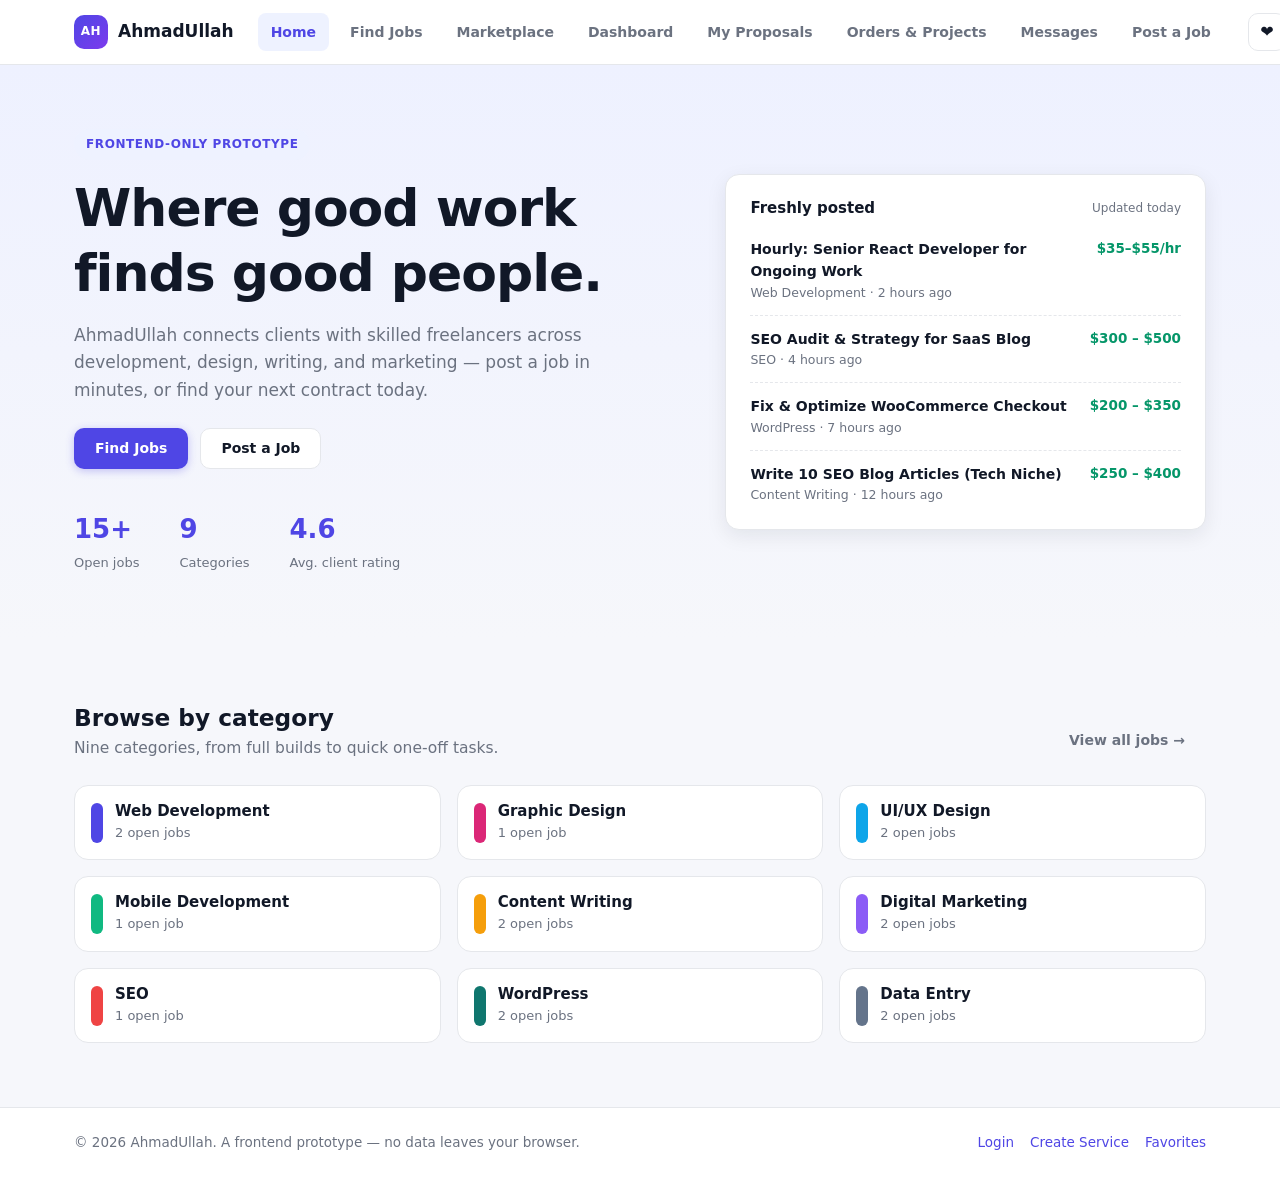
<file: index.html>
<!DOCTYPE html>
<html lang="en">
<head>
<meta charset="UTF-8">
<meta name="viewport" content="width=device-width, initial-scale=1.0">
<title>AhmadUllah — Find work, hire skilled freelancers</title>
<link rel="stylesheet" href="style.css">
<link rel="stylesheet" href="components.css">
<link rel="stylesheet" href="responsive.css">
</head>
<body>
<a href="#main" class="skip-link">Skip to content</a>

<header class="site-header">
  <div class="nav-row">
    <a href="index.html" class="brand"><span class="brand-mark">AH</span>AhmadUllah</a>
    <nav class="nav-menu" aria-label="Primary">
      <a href="index.html" aria-current="page">Home</a>
      <a href="jobs.html">Find Jobs</a>
      <a href="marketplace.html">Marketplace</a>
      <a href="dashboard.html">Dashboard</a>
      <a href="my-proposals.html">My Proposals</a>
      <a href="orders.html">Orders &amp; Projects</a>
      <a href="messages.html">Messages</a>
      <a href="post-job.html">Post a Job</a>
    </nav>
    <div class="nav-actions">
      <a href="favorites.html" class="nav-icon-btn" aria-label="Favorites">❤️</a>
      <a href="messages.html?tab=notifications" class="nav-icon-btn" aria-label="Notifications">🔔<span class="notif-dot" aria-hidden="true"></span></a>
      <button class="nav-toggle" aria-label="Open menu" aria-expanded="false"><span></span><span></span><span></span></button>
    </div>
  </div>
</header>

<main id="main">
  <section class="hero">
    <div class="container hero-inner">
      <div>
        <p class="eyebrow-tag">Frontend-only prototype</p>
        <h1>Where good work finds good people.</h1>
        <p class="hero-lede">AhmadUllah connects clients with skilled freelancers across development, design, writing, and marketing — post a job in minutes, or find your next contract today.</p>
        <div class="hero-actions">
          <a href="jobs.html" class="btn btn-primary">Find Jobs</a>
          <a href="post-job.html" class="btn btn-secondary">Post a Job</a>
        </div>
        <div class="hero-stats">
          <div class="hero-stat"><span class="num">15+</span><span class="label">Open jobs</span></div>
          <div class="hero-stat"><span class="num">9</span><span class="label">Categories</span></div>
          <div class="hero-stat"><span class="num">4.6</span><span class="label">Avg. client rating</span></div>
        </div>
      </div>
      <div class="hero-visual">
        <div class="hero-visual-header">
          <h4>Freshly posted</h4>
          <span>Updated today</span>
        </div>
        <div id="hero-mini-jobs"></div>
      </div>
    </div>
  </section>

  <section class="section">
    <div class="container">
      <div class="section-head">
        <div>
          <h2>Browse by category</h2>
          <p>Nine categories, from full builds to quick one-off tasks.</p>
        </div>
        <a href="jobs.html" class="btn btn-ghost">View all jobs →</a>
      </div>
      <div class="category-grid" id="category-grid"></div>
    </div>
  </section>
</main>

<footer class="site-footer">
  <div class="container footer-row">
    <span>© <span data-current-year></span> AhmadUllah. A frontend prototype — no data leaves your browser.</span>
    <span class="footer-right">
      <a href="login.html">Login</a>
      <a href="create-service.html">Create Service</a>
      <a href="favorites.html">Favorites</a>
    </span>
  </div>
</footer>

<script src="data.js"></script>
<script src="app.js"></script>
<script>
  function renderHeroJobs() {
    const jobs = DataStore.getAllJobs().slice(0, 4);
    const wrap = document.getElementById('hero-mini-jobs');
    wrap.innerHTML = jobs.map(job => `
      <a class="mini-job-row" href="job-details.html?id=${encodeURIComponent(job.id)}">
        <div>
          <div class="mini-job-title">${escapeHtml(job.title)}</div>
          <div class="mini-job-meta">${escapeHtml(job.category)} · ${formatRelativeDate(job.postedDate)}</div>
        </div>
        <div class="mini-job-budget">${formatBudget(job)}</div>
      </a>
    `).join('');
  }

  function renderCategories() {
    const jobs = DataStore.getAllJobs();
    const counts = {};
    jobs.forEach(j => { counts[j.category] = (counts[j.category] || 0) + 1; });
    const grid = document.getElementById('category-grid');
    grid.innerHTML = Object.keys(CATEGORY_COLORS).map(cat => `
      <a class="category-card" href="jobs.html?category=${encodeURIComponent(cat)}">
        <span class="category-swatch" style="background:${categoryColor(cat)}"></span>
        <div>
          <h4>${cat}</h4>
          <p class="count">${counts[cat] || 0} open job${(counts[cat] || 0) === 1 ? '' : 's'}</p>
        </div>
      </a>
    `).join('');
  }

  renderHeroJobs();
  renderCategories();
</script>
</body>
</html>
</file>
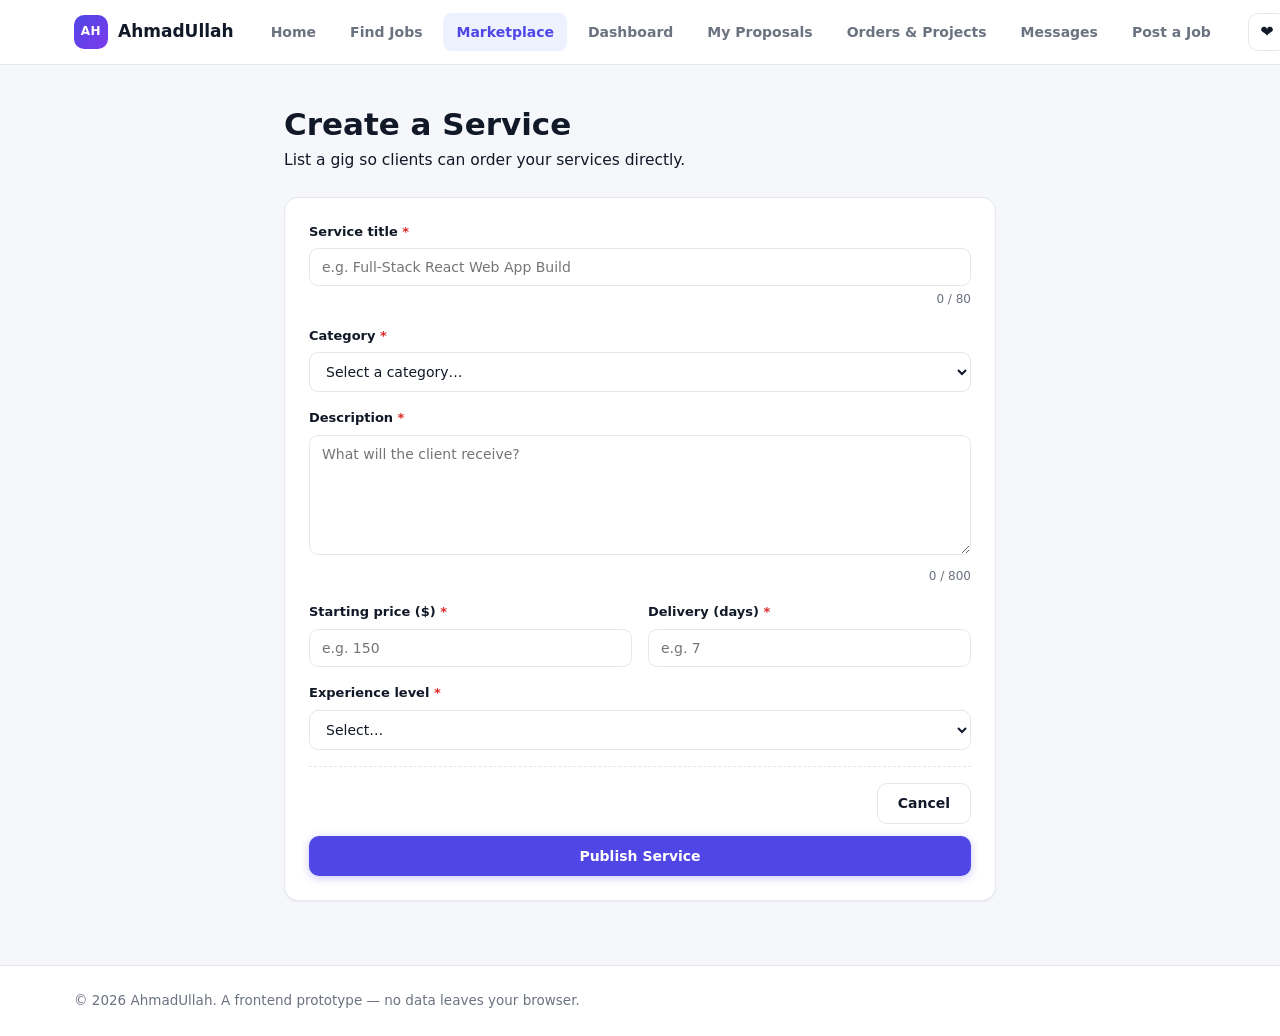
<file: create-service.html>
<!DOCTYPE html>
<html lang="en">
<head>
<meta charset="UTF-8">
<meta name="viewport" content="width=device-width, initial-scale=1.0">
<title>Create a Service — AhmadUllah</title>
<link rel="stylesheet" href="style.css">
<link rel="stylesheet" href="components.css">
<link rel="stylesheet" href="responsive.css">
</head>
<body>
<a href="#main" class="skip-link">Skip to content</a>
<header class="site-header">
  <div class="nav-row">
    <a href="index.html" class="brand"><span class="brand-mark">AH</span>AhmadUllah</a>
    <nav class="nav-menu" aria-label="Primary">
      <a href="index.html">Home</a>
      <a href="jobs.html">Find Jobs</a>
      <a href="marketplace.html" aria-current="page">Marketplace</a>
      <a href="dashboard.html">Dashboard</a>
      <a href="my-proposals.html">My Proposals</a>
      <a href="orders.html">Orders &amp; Projects</a>
      <a href="messages.html">Messages</a>
      <a href="post-job.html">Post a Job</a>
    </nav>
    <div class="nav-actions">
      <a href="favorites.html" class="nav-icon-btn" aria-label="Favorites">❤️</a>
      <a href="messages.html?tab=notifications" class="nav-icon-btn" aria-label="Notifications">🔔<span class="notif-dot" aria-hidden="true"></span></a>
      <button class="nav-toggle" aria-label="Open menu" aria-expanded="false"><span></span><span></span><span></span></button>
    </div>
  </div>
</header>

<main id="main" class="section" style="padding-top: var(--space-6); max-width: 760px; margin: 0 auto;">
  <div class="container" style="max-width:100%;">
    <h1 style="margin-bottom:4px;">Create a Service</h1>
    <p style="margin-bottom: var(--space-5);">List a gig so clients can order your services directly.</p>

    <form class="form-card" id="service-form" novalidate>
      <div class="form-row">
        <label class="field-label" for="title">Service title <span class="req">*</span></label>
        <input type="text" id="title" maxlength="80" placeholder="e.g. Full-Stack React Web App Build">
        <div class="char-counter" id="title-counter">0 / 80</div>
        <p class="field-error" id="title-error" hidden></p>
      </div>
      <div class="form-row">
        <label class="field-label" for="category">Category <span class="req">*</span></label>
        <select id="category">
          <option value="">Select a category…</option>
          <option>Web Development</option>
          <option>Graphic Design</option>
          <option>UI/UX Design</option>
          <option>Mobile Development</option>
          <option>Content Writing</option>
          <option>Digital Marketing</option>
          <option>SEO</option>
          <option>WordPress</option>
          <option>Data Entry</option>
        </select>
        <p class="field-error" id="category-error" hidden></p>
      </div>
      <div class="form-row">
        <label class="field-label" for="description">Description <span class="req">*</span></label>
        <textarea id="description" maxlength="800" style="min-height:120px;" placeholder="What will the client receive?"></textarea>
        <div class="char-counter" id="desc-counter">0 / 800</div>
        <p class="field-error" id="desc-error" hidden></p>
      </div>
      <div class="form-row form-row-split">
        <div>
          <label class="field-label" for="price">Starting price ($) <span class="req">*</span></label>
          <input type="number" id="price" min="1" placeholder="e.g. 150">
          <p class="field-error" id="price-error" hidden></p>
        </div>
        <div>
          <label class="field-label" for="delivery">Delivery (days) <span class="req">*</span></label>
          <input type="number" id="delivery" min="1" placeholder="e.g. 7">
          <p class="field-error" id="delivery-error" hidden></p>
        </div>
      </div>
      <div class="form-row">
        <label class="field-label" for="exp">Experience level <span class="req">*</span></label>
        <select id="exp">
          <option value="">Select…</option>
          <option>Entry Level</option>
          <option>Intermediate</option>
          <option>Expert</option>
        </select>
        <p class="field-error" id="exp-error" hidden></p>
      </div>
      <div class="form-actions">
        <a href="marketplace.html" class="btn btn-secondary">Cancel</a>
        <button type="submit" class="btn btn-primary btn-block">Publish Service</button>
      </div>
    </form>
  </div>
</main>

<footer class="site-footer">
  <div class="container footer-row">
    <span>© <span data-current-year></span> AhmadUllah. A frontend prototype — no data leaves your browser.</span>
  </div>
</footer>

<script src="data.js"></script>
<script src="app.js"></script>
<script src="validation.js"></script>
<script>
(function(){
  const title = document.getElementById('title');
  const desc = document.getElementById('description');
  title.addEventListener('input', () => document.getElementById('title-counter').textContent = title.value.length + ' / 80');
  desc.addEventListener('input', () => document.getElementById('desc-counter').textContent = desc.value.length + ' / 800');

  document.getElementById('service-form').addEventListener('submit', e => {
    e.preventDefault();
    let ok = true;
    const t = title.value.trim(), d = desc.value.trim();
    const cat = document.getElementById('category').value;
    const price = document.getElementById('price').value;
    const del = document.getElementById('delivery').value;
    const exp = document.getElementById('exp').value;
    if (!V.minLen(t, 10)){ showFieldError('title-error','Title must be at least 10 characters.'); ok=false; } else clearFieldError('title-error');
    if (!V.selected(cat)){ showFieldError('category-error','Select a category.'); ok=false; } else clearFieldError('category-error');
    if (!V.minLen(d, 40)){ showFieldError('desc-error','Description must be at least 40 characters.'); ok=false; } else clearFieldError('desc-error');
    if (!V.isNumber(price)){ showFieldError('price-error','Enter a valid price.'); ok=false; } else clearFieldError('price-error');
    if (!V.isNumber(del)){ showFieldError('delivery-error','Enter delivery days.'); ok=false; } else clearFieldError('delivery-error');
    if (!V.selected(exp)){ showFieldError('exp-error','Select experience level.'); ok=false; } else clearFieldError('exp-error');
    if (!ok) return;

    const custom = DataStore._read(DataStore.SERVICES_KEY, []);
    custom.unshift({
      id: 'srv-' + Date.now(),
      title: t, category: cat, price: Number(price), rating: 5.0, reviewsCount: 0,
      deliveryDays: Number(del), expLevel: exp, freelancerName: 'AhmadUllah',
      freelancerAvatar: 'AH', image: '⚡', description: d
    });
    DataStore._write(DataStore.SERVICES_KEY, custom);
    showToast('Service published successfully!');
    setTimeout(() => location.href = 'marketplace.html', 1000);
  });
})();
</script>
</body>
</html>
</file>
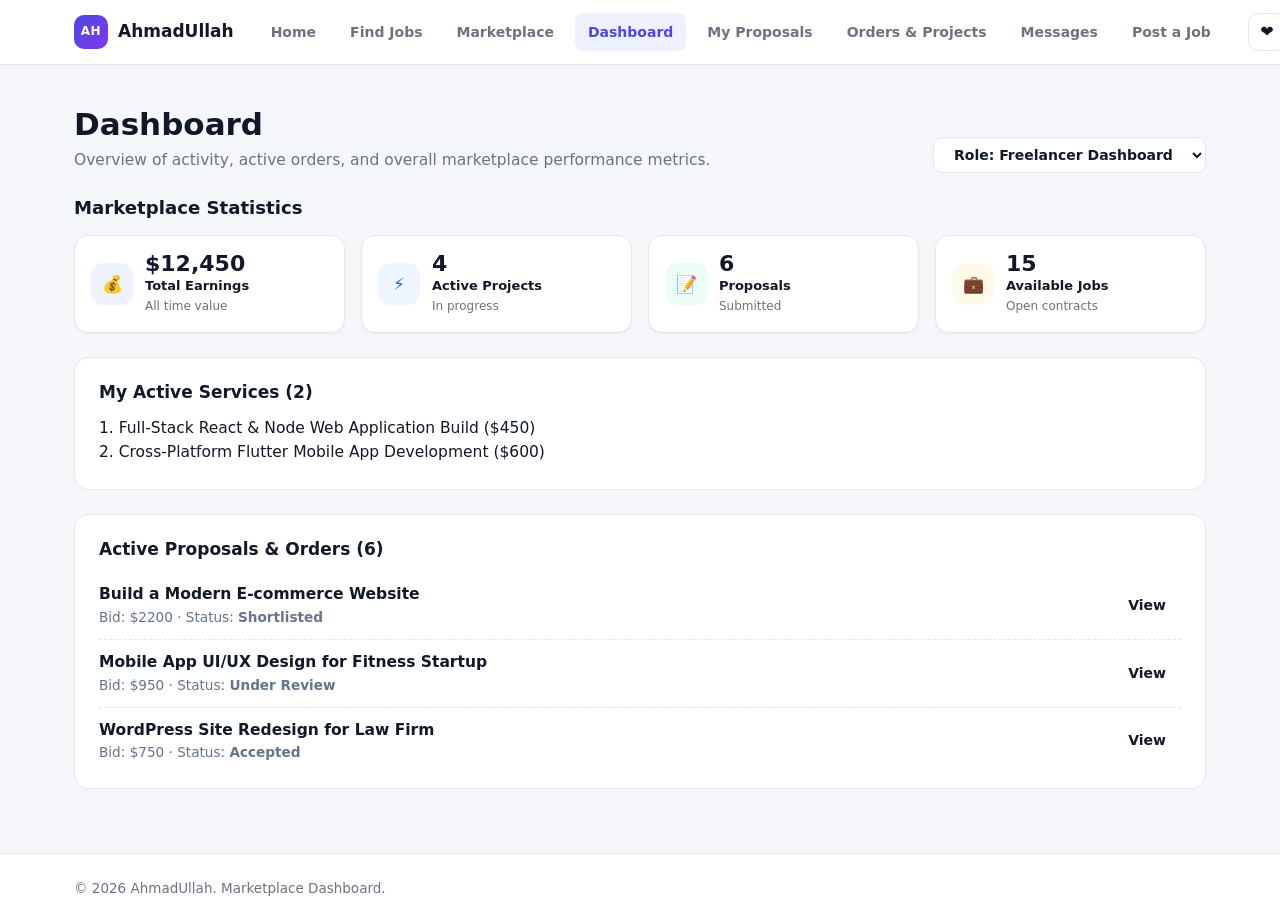
<file: dashboard.html>
<!DOCTYPE html>
<html lang="en">
<head>
<meta charset="UTF-8">
<meta name="viewport" content="width=device-width, initial-scale=1.0">
<title>User Dashboard &amp; Statistics — AhmadUllah</title>
<link rel="stylesheet" href="style.css">
<link rel="stylesheet" href="components.css">
<link rel="stylesheet" href="responsive.css">
</head>
<body>
<a href="#main" class="skip-link">Skip to content</a>

<header class="site-header">
  <div class="nav-row">
    <a href="index.html" class="brand"><span class="brand-mark">AH</span>AhmadUllah</a>
    <nav class="nav-menu" aria-label="Primary">
      <a href="index.html">Home</a>
      <a href="jobs.html">Find Jobs</a>
      <a href="marketplace.html">Marketplace</a>
      <a href="dashboard.html" aria-current="page">Dashboard</a>
      <a href="my-proposals.html">My Proposals</a>
      <a href="orders.html">Orders &amp; Projects</a>
      <a href="messages.html">Messages</a>
      <a href="post-job.html">Post a Job</a>
    </nav>
    <div class="nav-actions">
      <a href="favorites.html" class="nav-icon-btn" aria-label="Favorites">❤️</a>
      <a href="messages.html?tab=notifications" class="nav-icon-btn" aria-label="Notifications">🔔<span class="notif-dot" aria-hidden="true"></span></a>
      <button class="nav-toggle" aria-label="Open menu" aria-expanded="false"><span></span><span></span><span></span></button>
    </div>
  </div>
</header>

<main id="main" class="section" style="padding-top: var(--space-6);">
  <div class="container">
    <div class="section-head">
      <div>
        <h1>Dashboard</h1>
        <p>Overview of activity, active orders, and overall marketplace performance metrics.</p>
      </div>
      <div>
        <!-- Switch between Freelancer and Client Dashboard -->
        <select id="role-switcher" style="padding: 0.5rem 1rem; font-weight:600;">
          <option value="freelancer">Role: Freelancer Dashboard</option>
          <option value="client">Role: Client Dashboard</option>
        </select>
      </div>
    </div>

    <!-- Marketplace Global Statistics -->
    <h3 style="margin-bottom: 1rem;">Marketplace Statistics</h3>
    <div class="stats-grid" id="stats-summary"></div>

    <!-- Dynamic Role View -->
    <div id="role-view"></div>
  </div>
</main>

<footer class="site-footer">
  <div class="container footer-row">
    <span>© <span data-current-year></span> AhmadUllah. Marketplace Dashboard.</span>
  </div>
</footer>

<script src="data.js"></script>
<script src="app.js"></script>
<script>
(function(){
  const statsWrap = document.getElementById('stats-summary');
  const roleWrap = document.getElementById('role-view');
  const roleSelect = document.getElementById('role-switcher');

  function renderStats() {
    const s = DataStore.getStats();
    statsWrap.innerHTML = `
      <article class="stat-card"><span class="stat-icon indigo" aria-hidden="true">💰</span><div><div class="stat-num">$${s.totalEarnings.toLocaleString()}</div><div class="stat-label">Total Earnings</div><div class="stat-sub">All time value</div></div></article>
      <article class="stat-card"><span class="stat-icon blue" aria-hidden="true">⚡</span><div><div class="stat-num">${s.activeProjects}</div><div class="stat-label">Active Projects</div><div class="stat-sub">In progress</div></div></article>
      <article class="stat-card"><span class="stat-icon green" aria-hidden="true">📝</span><div><div class="stat-num">${s.totalProposals}</div><div class="stat-label">Proposals</div><div class="stat-sub">Submitted</div></div></article>
      <article class="stat-card"><span class="stat-icon amber" aria-hidden="true">💼</span><div><div class="stat-num">${s.totalJobs}</div><div class="stat-label">Available Jobs</div><div class="stat-sub">Open contracts</div></div></article>
    `;
  }

  function renderRoleView(role) {
    if (role === 'freelancer') {
      const proposals = DataStore.getProposals();
      roleWrap.innerHTML = `
        <div style="display:grid; gap:1.5rem;">
          <section class="card block">
            <h2>My Active Services (2)</h2>
            <p>1. Full-Stack React & Node Web Application Build ($450)</p>
            <p>2. Cross-Platform Flutter Mobile App Development ($600)</p>
          </section>

          <section class="card block">
            <h2>Active Proposals &amp; Orders (${proposals.length})</h2>
            <div class="similar-list">
              ${proposals.slice(0, 3).map(p => `
                <div class="similar-item">
                  <div>
                    <strong>${escapeHtml(p.jobTitle)}</strong>                     <div style="font-size:0.85rem; color:#64748b;">Bid: $${p.bid} · Status: <b>${p.status}</b></div>
                  </div>
                  <a href="my-proposals.html" class="btn btn-ghost btn-sm">View</a>
                </div>
              `).join('')}
            </div>
          </section>
        </div>`;
    } else {
      const jobs = DataStore.getAllJobs().slice(0, 3);
      roleWrap.innerHTML = `
        <div style="display:grid; gap:1.5rem;">
          <section class="card block">
            <h2>My Posted Jobs (${jobs.length})</h2>
            <div class="similar-list">
              ${jobs.map(j => `
                <div class="similar-item">
                  <div>
                    <strong>${escapeHtml(j.title)}</strong>
                    <div style="font-size:0.85rem; color:#64748b;">${j.proposals} Proposals Received · ${j.budgetType}</div>
                  </div>
                  <a href="job-details.html?id=${j.id}" class="btn btn-ghost btn-sm">Manage Job</a>
                </div>
              `).join('')}
            </div>
          </section>

          <section class="card block">
            <h2>Active Client Projects</h2>
            <p>• E-commerce Website Redesign — <i>In Progress (Sarah Mitchell)</i></p>
            <p>• Logo Design for Coffee Brand — <i>Reviewing Files (David Chen)</i></p>
          </section>
        </div>`;
    }
  }

  roleSelect.addEventListener('change', (e) => renderRoleView(e.target.value));

  renderStats();
  renderRoleView('freelancer');
})();
</script>
</body>
</html>
</file>
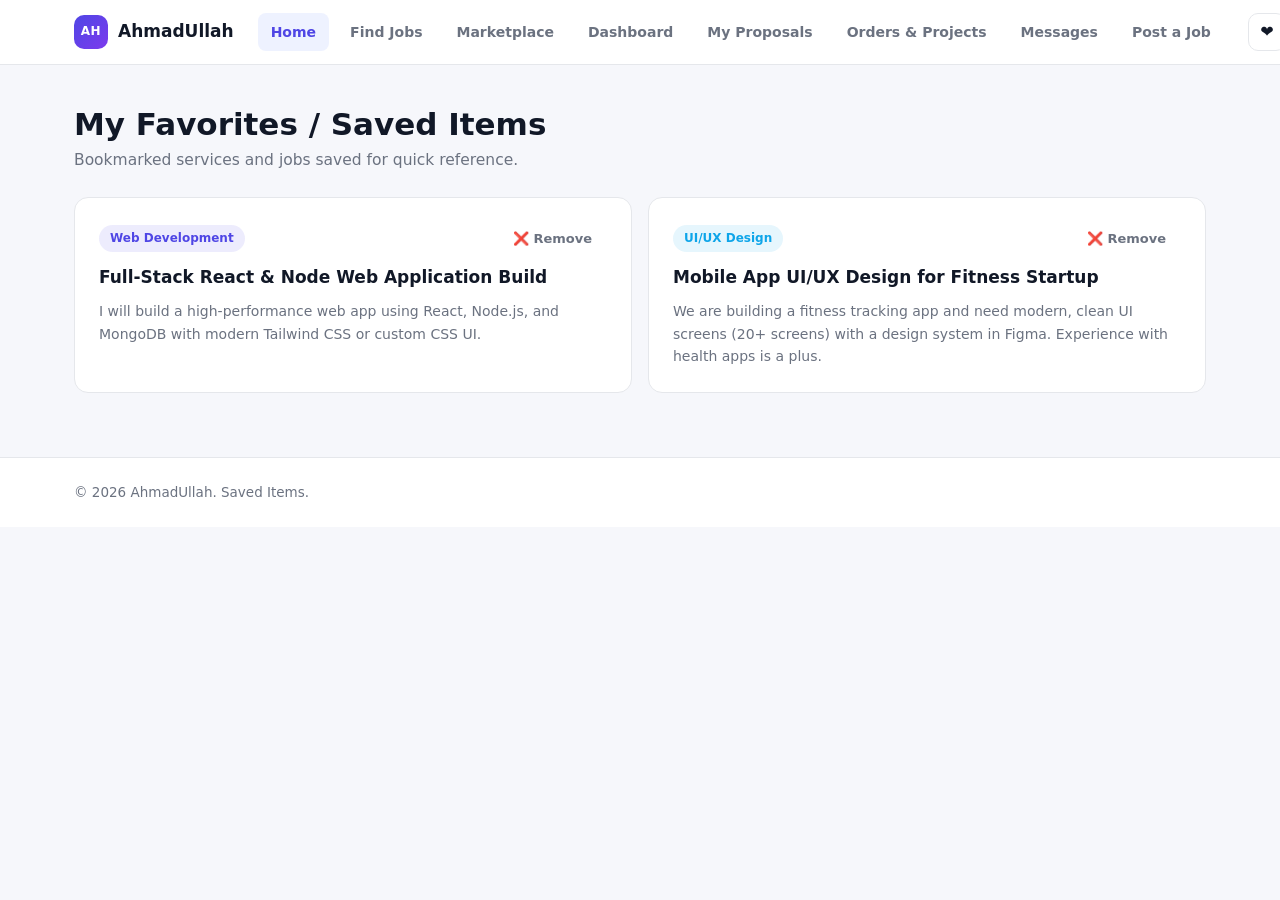
<file: favorites.html>
<!DOCTYPE html>
<html lang="en">
<head>
<meta charset="UTF-8">
<meta name="viewport" content="width=device-width, initial-scale=1.0">
<title>My Favorites — AhmadUllah</title>
<link rel="stylesheet" href="style.css">
<link rel="stylesheet" href="components.css">
<link rel="stylesheet" href="responsive.css">
</head>
<body>
<a href="#main" class="skip-link">Skip to content</a>

<header class="site-header">
  <div class="nav-row">
    <a href="index.html" class="brand"><span class="brand-mark">AH</span>AhmadUllah</a>
    <nav class="nav-menu" aria-label="Primary">
      <a href="index.html" aria-current="page">Home</a>
      <a href="jobs.html">Find Jobs</a>
      <a href="marketplace.html">Marketplace</a>
      <a href="dashboard.html">Dashboard</a>
      <a href="my-proposals.html">My Proposals</a>
      <a href="orders.html">Orders &amp; Projects</a>
      <a href="messages.html">Messages</a>
      <a href="post-job.html">Post a Job</a>
    </nav>
    <div class="nav-actions">
      <a href="favorites.html" class="nav-icon-btn" aria-label="Favorites">❤️</a>
      <a href="messages.html?tab=notifications" class="nav-icon-btn" aria-label="Notifications">🔔<span class="notif-dot" aria-hidden="true"></span></a>
      <button class="nav-toggle" aria-label="Open menu" aria-expanded="false"><span></span><span></span><span></span></button>
    </div>
  </div>
</header>

<main id="main" class="section" style="padding-top: var(--space-6);">
  <div class="container">
    <div class="section-head">
      <div>
        <h1>My Favorites / Saved Items</h1>
        <p>Bookmarked services and jobs saved for quick reference.</p>
      </div>
    </div>

    <div id="favorites-grid" class="job-grid"></div>
  </div>
</main>

<footer class="site-footer">
  <div class="container footer-row">
    <span>© <span data-current-year></span> AhmadUllah. Saved Items.</span>
  </div>
</footer>

<script src="data.js"></script>
<script src="app.js"></script>
<script>
(function(){
  const grid = document.getElementById('favorites-grid');

  function renderFavs() {
    const favIds = DataStore.getFavorites();
    const services = DataStore.getAllServices().filter(s => favIds.includes(s.id));
    const jobs = DataStore.getAllJobs().filter(j => favIds.includes(j.id));
    const all = [...services, ...jobs];

    if (!all.length) {
      grid.innerHTML = `
        <div class="empty-state" style="grid-column: 1/-1;">
          <h2>No favorites saved yet</h2>
          <p>Browse the marketplace or find jobs to save services and projects for later.</p>
          <a href="marketplace.html" class="btn btn-primary btn-sm" style="margin-top:1rem;">Explore Marketplace</a>
        </div>`;
      return;
    }

    grid.innerHTML = all.map(item => `
      <article class="job-card">
        <div class="job-card-top">
          <span class="category-pill" style="background:${categoryColor(item.category)}1a;color:${categoryColor(item.category)}">${escapeHtml(item.category)}</span>
          <button class="btn btn-ghost btn-sm" onclick="removeFav('${item.id}')">❌ Remove</button>
        </div>
        <h3 class="job-title">${escapeHtml(item.title)}</h3>
        <p class="job-desc">${escapeHtml(item.description)}</p>
      </article>
    `).join('');
  }

  window.removeFav = function(id) {
    DataStore.toggleFavorite(id);
    showToast('Item removed from favorites');
    renderFavs();
  };

  renderFavs();
})();
</script>
</body>
</html>
</file>
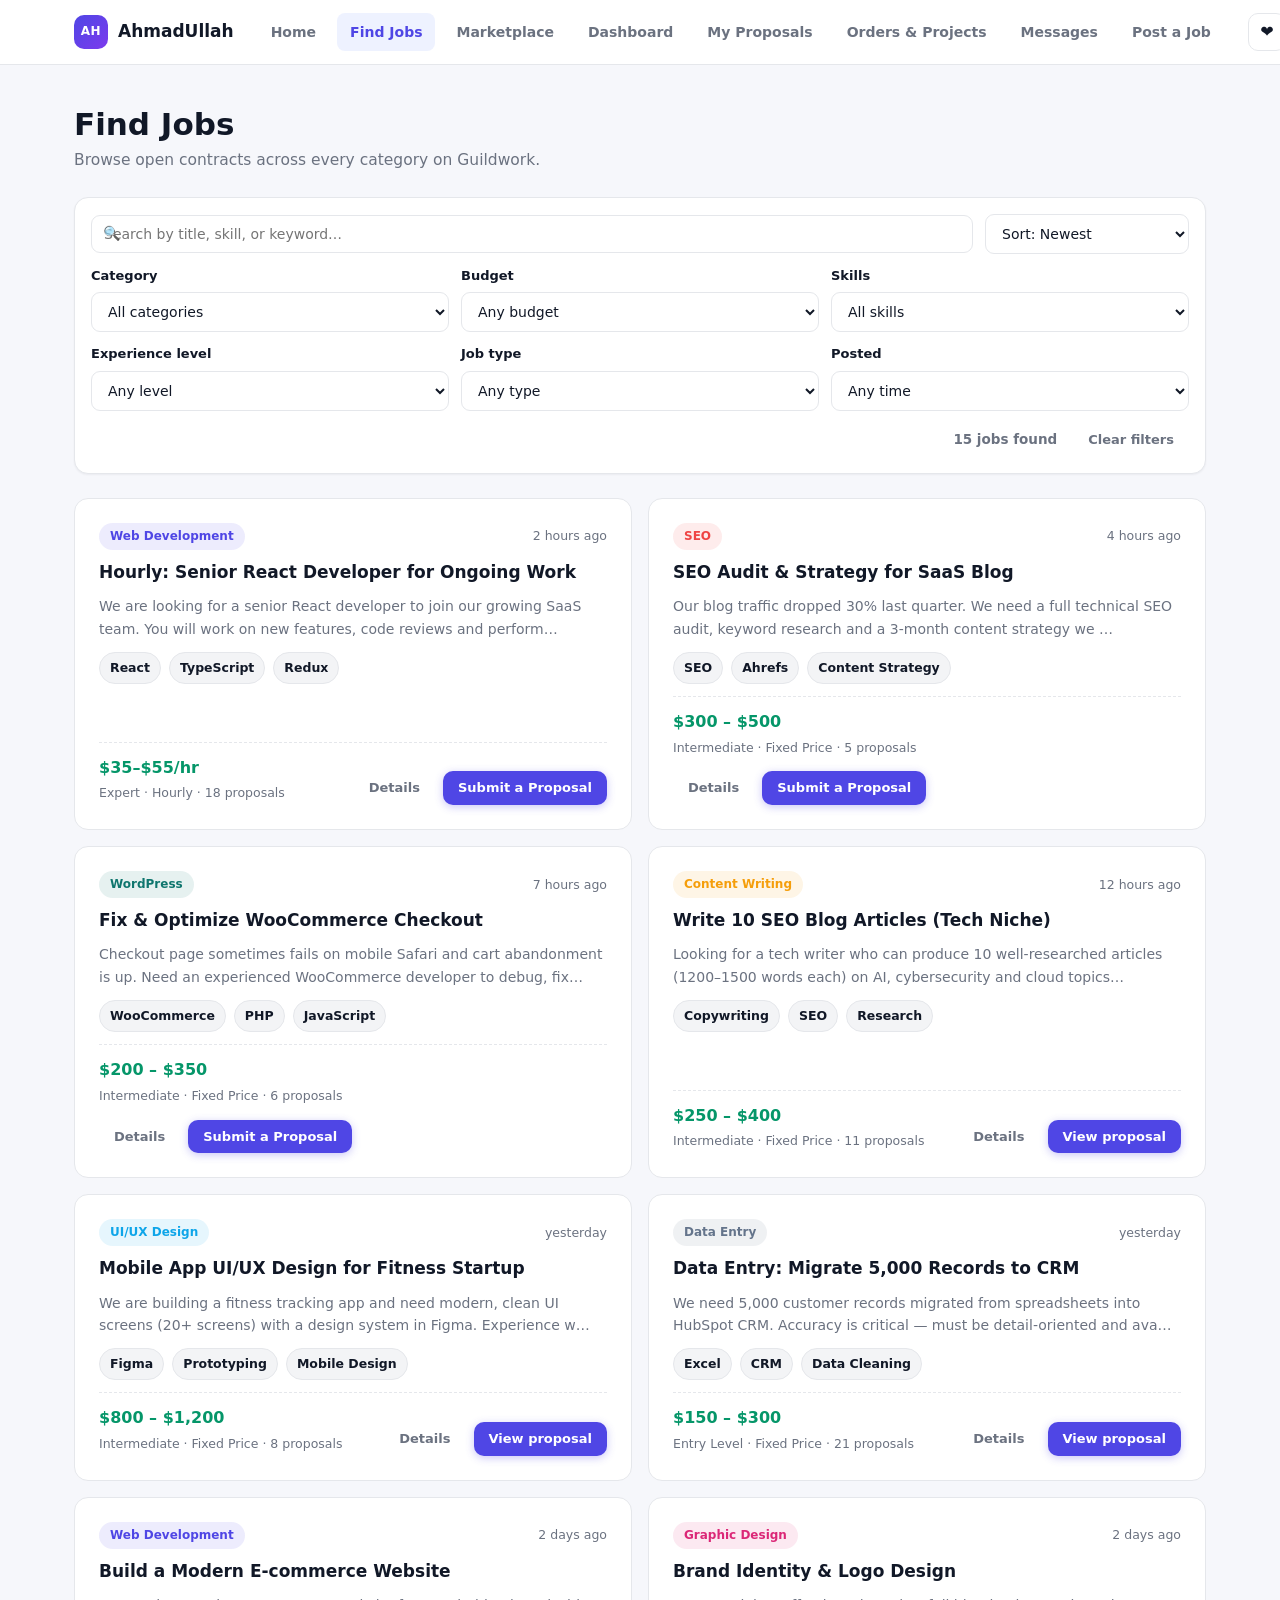
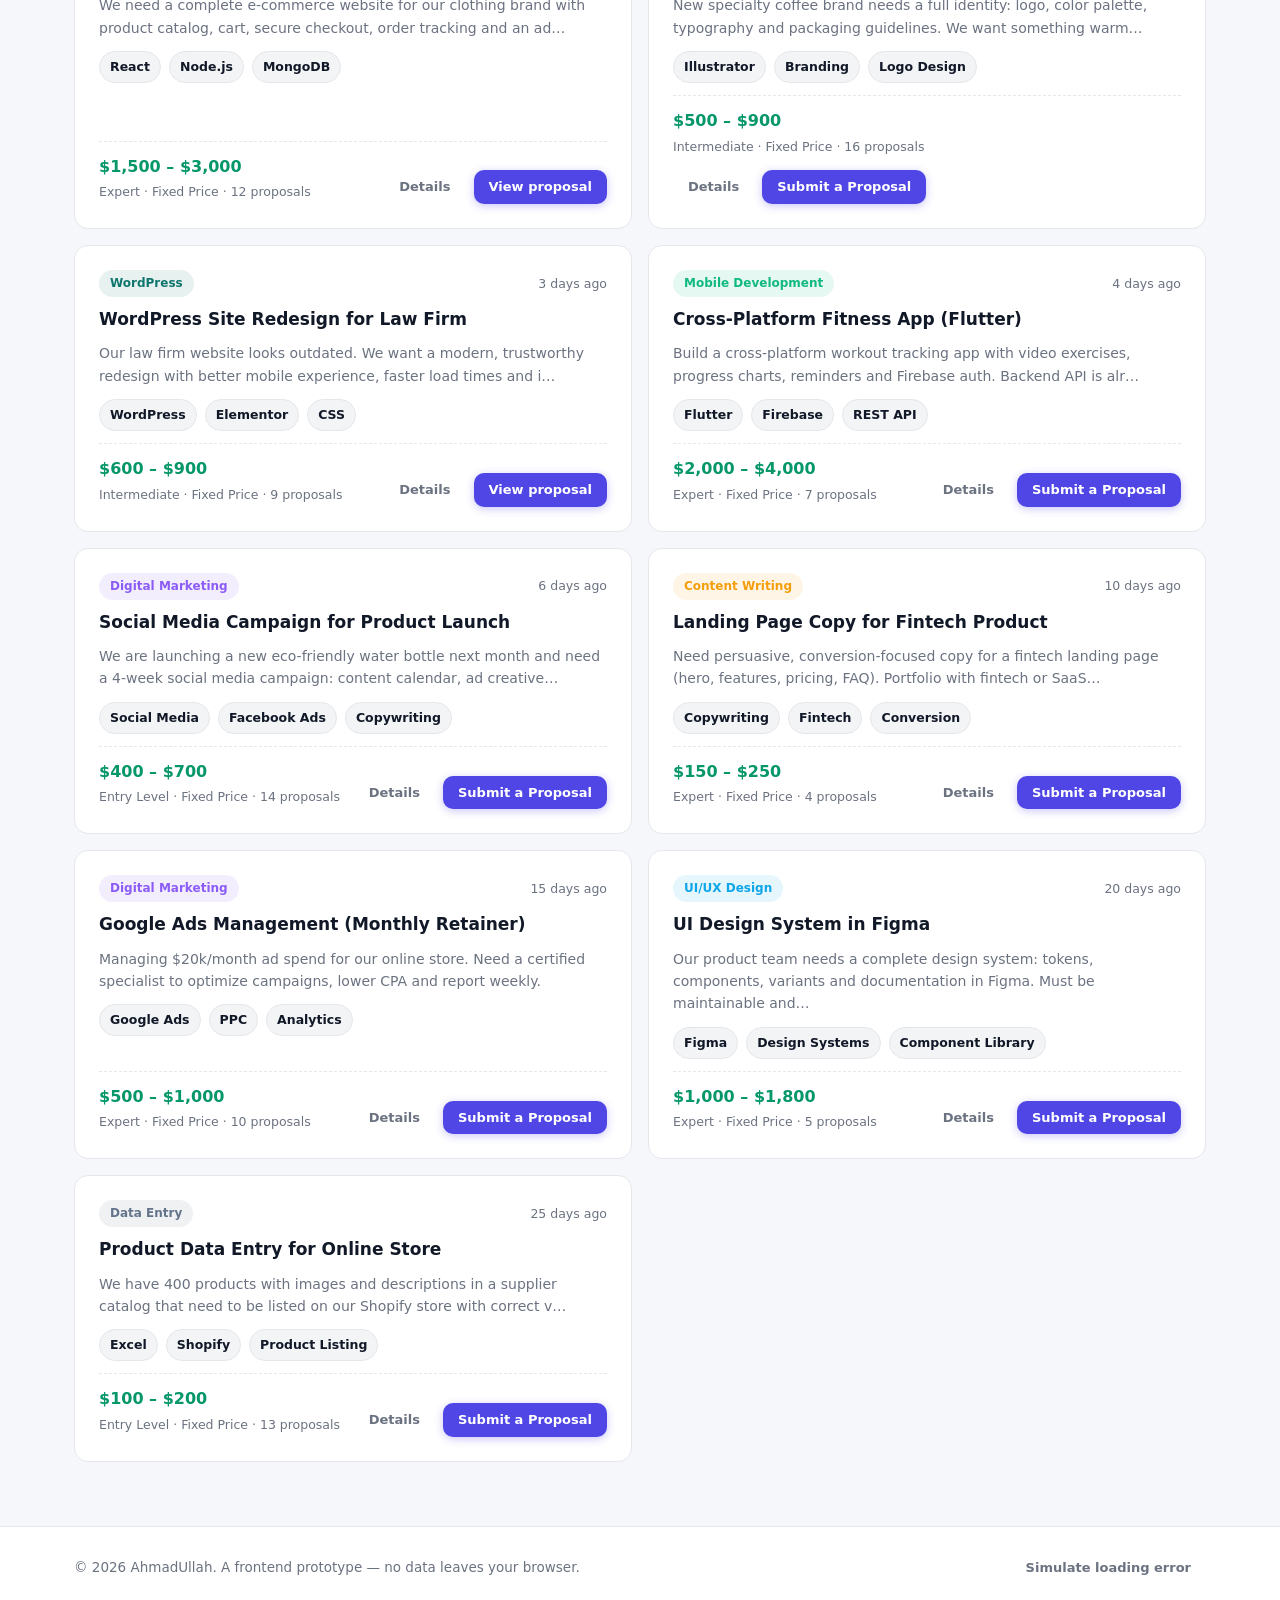
<file: jobs.html>
<!DOCTYPE html>
<html lang="en">
<head>
<meta charset="UTF-8">
<meta name="viewport" content="width=device-width, initial-scale=1.0">
<title>Find Jobs — AhmadUllah</title>
<link rel="stylesheet" href="style.css">
<link rel="stylesheet" href="components.css">
<link rel="stylesheet" href="responsive.css">
</head>
<body>
<a href="#main" class="skip-link">Skip to content</a>

<header class="site-header">
  <div class="nav-row">
    <a href="index.html" class="brand"><span class="brand-mark">AH</span>AhmadUllah</a>
    <nav class="nav-menu" aria-label="Primary">
      <a href="index.html">Home</a>
      <a href="jobs.html" aria-current="page">Find Jobs</a>
      <a href="marketplace.html">Marketplace</a>
      <a href="dashboard.html">Dashboard</a>
      <a href="my-proposals.html">My Proposals</a>
      <a href="orders.html">Orders &amp; Projects</a>
      <a href="messages.html">Messages</a>
      <a href="post-job.html">Post a Job</a>
    </nav>
    <div class="nav-actions">
      <a href="favorites.html" class="nav-icon-btn" aria-label="Favorites">❤️</a>
      <a href="messages.html?tab=notifications" class="nav-icon-btn" aria-label="Notifications">🔔<span class="notif-dot" aria-hidden="true"></span></a>
      <button class="nav-toggle" aria-label="Open menu" aria-expanded="false"><span></span><span></span><span></span></button>
    </div>
  </div>
</header>

<main id="main" class="section" style="padding-top: var(--space-6);">
  <div class="container">
    <div class="section-head">
      <div>
        <h1 style="margin-bottom:4px;">Find Jobs</h1>
        <p>Browse open contracts across every category on Guildwork.</p>
      </div>
    </div>

    <form class="toolbar" id="filter-form">
      <div class="search-row">
        <div class="search-field">
          <span class="icon" aria-hidden="true">🔍</span>
          <label for="search-input" class="visually-hidden">Search jobs</label>
          <input type="search" id="search-input" placeholder="Search by title, skill, or keyword…">
        </div>
        <div style="min-width:200px;">
          <label for="sort-select" class="visually-hidden">Sort by</label>
          <select id="sort-select">
            <option value="newest">Sort: Newest</option>
            <option value="oldest">Sort: Oldest</option>
            <option value="budget-high">Sort: Highest Budget</option>
            <option value="budget-low">Sort: Lowest Budget</option>
            <option value="most-proposals">Sort: Most Proposals</option>
            <option value="fewest-proposals">Sort: Fewest Proposals</option>
          </select>
        </div>
      </div>

      <div class="filter-grid">
        <div>
          <label for="category-select" class="field-label">Category</label>
          <select id="category-select"><option value="">All categories</option></select>
        </div>
        <div>
          <label for="budget-select" class="field-label">Budget</label>
          <select id="budget-select">
            <option value="">Any budget</option>
            <option value="0-300">Under $300</option>
            <option value="300-800">$300 – $800</option>
            <option value="800-1500">$800 – $1,500</option>
            <option value="1500-999999">$1,500+</option>
          </select>
        </div>
        <div>
          <label for="skill-select" class="field-label">Skills</label>
          <select id="skill-select"><option value="">All skills</option></select>
        </div>
        <div>
          <label for="experience-select" class="field-label">Experience level</label>
          <select id="experience-select">
            <option value="">Any level</option>
            <option>Entry Level</option>
            <option>Intermediate</option>
            <option>Expert</option>
          </select>
        </div>
        <div>
          <label for="jobtype-select" class="field-label">Job type</label>
          <select id="jobtype-select">
            <option value="">Any type</option>
            <option>Fixed Price</option>
            <option>Hourly</option>
          </select>
        </div>
        <div>
          <label for="posted-select" class="field-label">Posted</label>
          <select id="posted-select">
            <option value="">Any time</option>
            <option value="1">Last 24 hours</option>
            <option value="3">Last 3 days</option>
            <option value="7">Last week</option>
            <option value="30">Last month</option>
          </select>
        </div>
      </div>

      <div class="toolbar-footer">
        <div class="active-filters" id="active-filters" aria-live="polite"></div>
        <div style="display:flex; align-items:center; gap: var(--space-4);">
          <span class="result-count" id="result-count" aria-live="polite"></span>
          <button type="button" class="btn btn-ghost btn-sm" id="clear-filters">Clear filters</button>
        </div>
      </div>
    </form>

    <div id="job-list-region">
      <div class="job-grid" id="job-grid"></div>
    </div>
  </div>
</main>

<footer class="site-footer">
  <div class="container footer-row">
    <span>© <span data-current-year></span> AhmadUllah. A frontend prototype — no data leaves your browser.</span>
    <button class="btn btn-ghost btn-sm" id="simulate-error-btn" type="button">Simulate loading error</button>
  </div>
</footer>

<script src="data.js"></script>
<script src="app.js"></script>
<script src="jobs.js"></script>
</body>
</html>
</file>
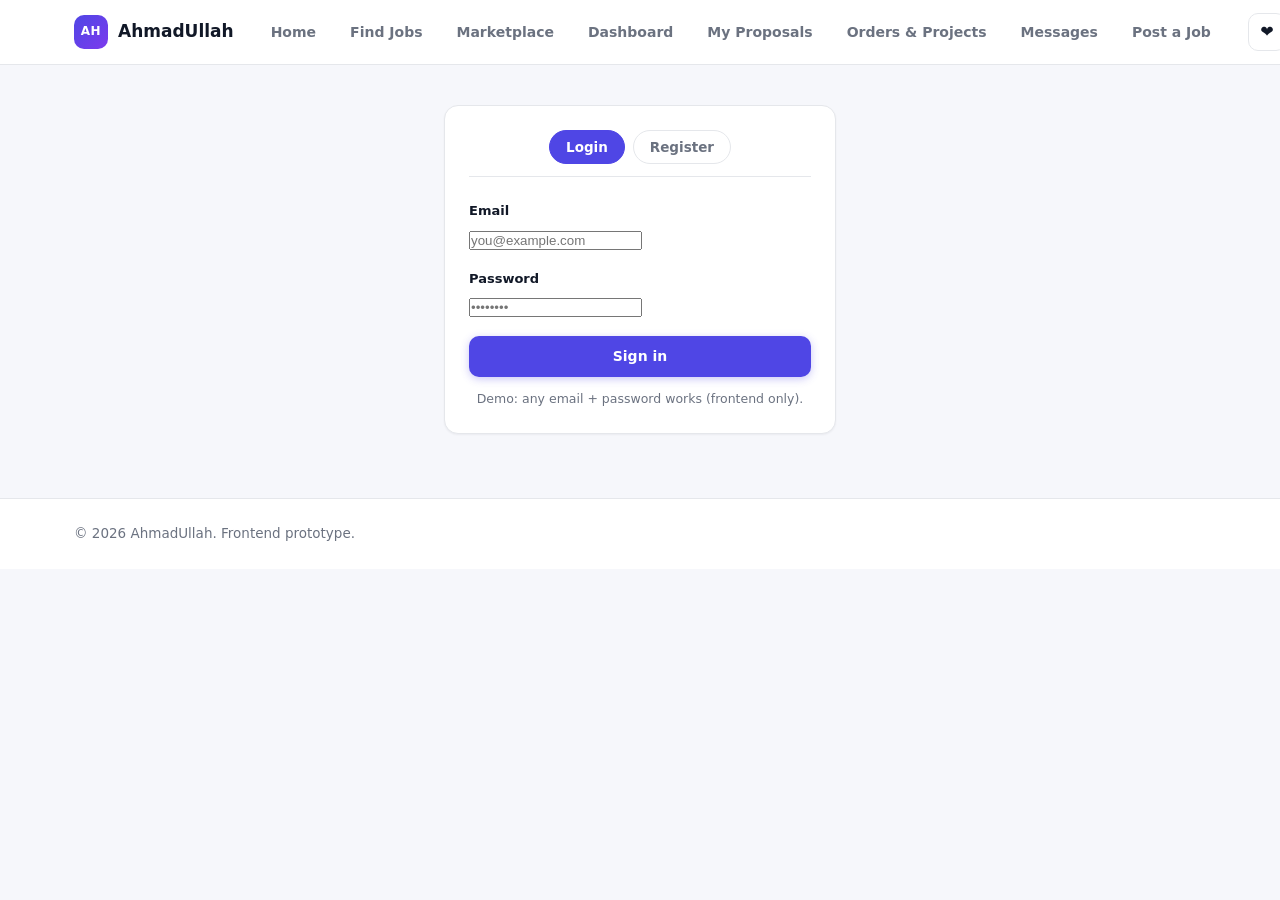
<file: login.html>
<!DOCTYPE html>
<html lang="en">
<head>
<meta charset="UTF-8">
<meta name="viewport" content="width=device-width, initial-scale=1.0">
<title>Login / Register — AhmadUllah</title>
<link rel="stylesheet" href="style.css">
<link rel="stylesheet" href="components.css">
<link rel="stylesheet" href="responsive.css">
</head>
<body>
<a href="#main" class="skip-link">Skip to content</a>
<header class="site-header">
  <div class="nav-row">
    <a href="index.html" class="brand"><span class="brand-mark">AH</span>AhmadUllah</a>
    <nav class="nav-menu" aria-label="Primary">
      <a href="index.html">Home</a>
      <a href="jobs.html">Find Jobs</a>
      <a href="marketplace.html">Marketplace</a>
      <a href="dashboard.html">Dashboard</a>
      <a href="my-proposals.html">My Proposals</a>
      <a href="orders.html">Orders &amp; Projects</a>
      <a href="messages.html">Messages</a>
      <a href="post-job.html">Post a Job</a>
    </nav>
    <div class="nav-actions">
      <a href="favorites.html" class="nav-icon-btn" aria-label="Favorites">❤️</a>
      <button class="nav-toggle" aria-label="Open menu" aria-expanded="false"><span></span><span></span><span></span></button>
    </div>
  </div>
</header>

<main id="main" class="section" style="padding-top: var(--space-6);">
  <div class="container" style="max-width:440px;margin:0 auto;">
    <div class="form-card">
      <div class="tabs-row" style="justify-content:center;margin-bottom:var(--space-5);">
        <button type="button" class="tab-btn is-active" id="tab-login">Login</button>
        <button type="button" class="tab-btn" id="tab-register">Register</button>
      </div>

      <form id="login-form">
        <div class="form-row">
          <label class="field-label" for="login-email">Email</label>
          <input type="email" id="login-email" placeholder="you@example.com" required>
        </div>
        <div class="form-row">
          <label class="field-label" for="login-pass">Password</label>
          <input type="password" id="login-pass" placeholder="••••••••" required minlength="6">
        </div>
        <button type="submit" class="btn btn-primary btn-block">Sign in</button>
        <p class="field-hint" style="text-align:center;margin-top:12px;">Demo: any email + password works (frontend only).</p>
      </form>

      <form id="register-form" hidden>
        <div class="form-row">
          <label class="field-label" for="reg-name">Full name</label>
          <input type="text" id="reg-name" placeholder="Your name" required>
        </div>
        <div class="form-row">
          <label class="field-label" for="reg-email">Email</label>
          <input type="email" id="reg-email" placeholder="you@example.com" required>
        </div>
        <div class="form-row">
          <label class="field-label" for="reg-pass">Password</label>
          <input type="password" id="reg-pass" placeholder="Min 6 characters" required minlength="6">
        </div>
        <div class="form-row">
          <label class="field-label">I want to</label>
          <div class="radio-card-group">
            <label class="radio-card"><input type="radio" name="role" value="freelancer" checked><span>Freelance</span></label>
            <label class="radio-card"><input type="radio" name="role" value="client"><span>Hire</span></label>
          </div>
        </div>
        <button type="submit" class="btn btn-primary btn-block">Create account</button>
      </form>
    </div>
  </div>
</main>

<footer class="site-footer">
  <div class="container footer-row">
    <span>© <span data-current-year></span> AhmadUllah. Frontend prototype.</span>
  </div>
</footer>

<script src="app.js"></script>
<script>
(function(){
  const loginForm = document.getElementById('login-form');
  const regForm = document.getElementById('register-form');
  document.getElementById('tab-login').addEventListener('click', () => {
    document.getElementById('tab-login').classList.add('is-active');
    document.getElementById('tab-register').classList.remove('is-active');
    loginForm.hidden = false; regForm.hidden = true;
  });
  document.getElementById('tab-register').addEventListener('click', () => {
    document.getElementById('tab-register').classList.add('is-active');
    document.getElementById('tab-login').classList.remove('is-active');
    regForm.hidden = false; loginForm.hidden = true;
  });
  loginForm.addEventListener('submit', e => {
    e.preventDefault();
    showToast('Welcome back, AhmadUllah!');
    setTimeout(() => location.href = 'dashboard.html', 800);
  });
  regForm.addEventListener('submit', e => {
    e.preventDefault();
    showToast('Account created — welcome!');
    setTimeout(() => location.href = 'dashboard.html', 800);
  });
})();
</script>
</body>
</html>
</file>
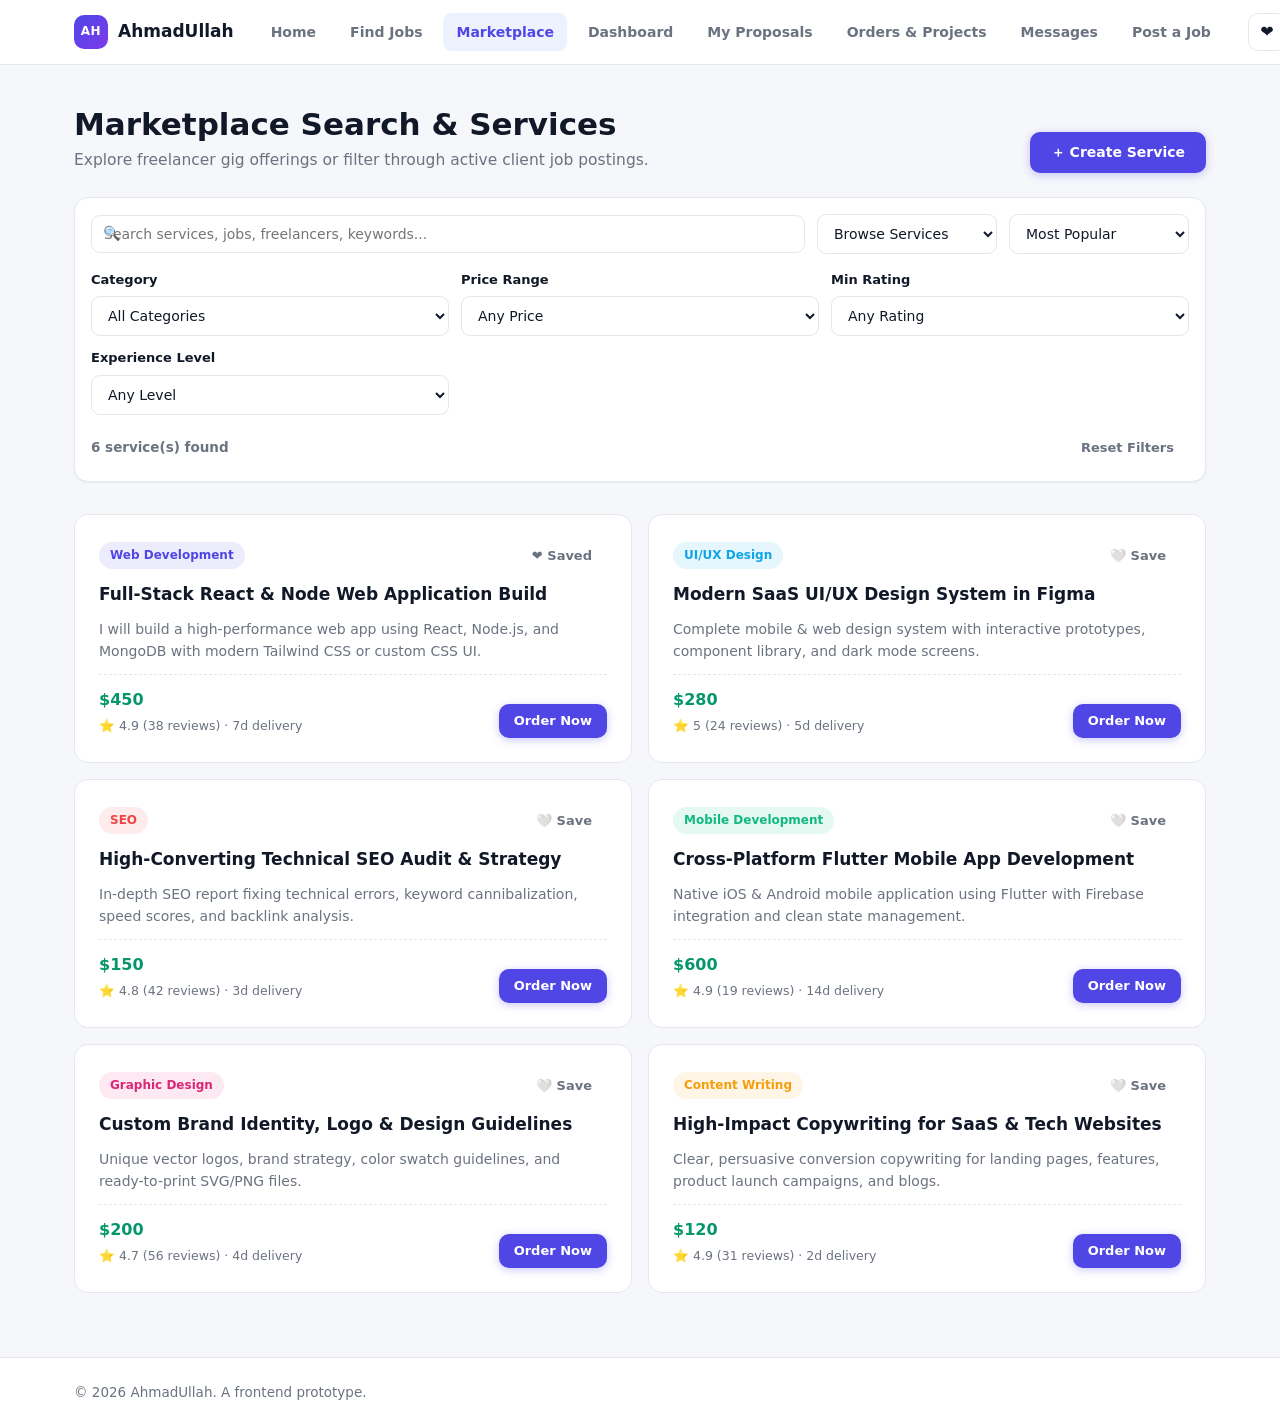
<file: marketplace.html>
<!DOCTYPE html>
<html lang="en">
<head>
<meta charset="UTF-8">
<meta name="viewport" content="width=device-width, initial-scale=1.0">
<title>Marketplace Search & Services — AhmadUllah</title>
<link rel="stylesheet" href="style.css">
<link rel="stylesheet" href="components.css">
<link rel="stylesheet" href="responsive.css">
</head>
<body>
<a href="#main" class="skip-link">Skip to content</a>

<header class="site-header">
  <div class="nav-row">
    <a href="index.html" class="brand"><span class="brand-mark">AH</span>AhmadUllah</a>
    <nav class="nav-menu" aria-label="Primary">
      <a href="index.html">Home</a>
      <a href="jobs.html">Find Jobs</a>
      <a href="marketplace.html" aria-current="page">Marketplace</a>
      <a href="dashboard.html">Dashboard</a>
      <a href="my-proposals.html">My Proposals</a>
      <a href="orders.html">Orders &amp; Projects</a>
      <a href="messages.html">Messages</a>
      <a href="post-job.html">Post a Job</a>
    </nav>
    <div class="nav-actions">
      <a href="favorites.html" class="nav-icon-btn" aria-label="Favorites">❤️</a>
      <a href="messages.html?tab=notifications" class="nav-icon-btn" aria-label="Notifications">🔔<span class="notif-dot" aria-hidden="true"></span></a>
      <button class="nav-toggle" aria-label="Open menu" aria-expanded="false"><span></span><span></span><span></span></button>
    </div>
  </div>
</header>

<main id="main" class="section" style="padding-top: var(--space-6);">
  <div class="container">
    <div class="section-head">
      <div>
        <h1>Marketplace Search &amp; Services</h1>
        <p>Explore freelancer gig offerings or filter through active client job postings.</p>
      </div>
      <a href="create-service.html" class="btn btn-primary">＋ Create Service</a>
    </div>

    <!-- Search & Filters Toolbar -->
    <form class="toolbar" id="mp-filter-form">
      <div class="search-row">
        <div class="search-field" style="flex:2;">
          <span class="icon" aria-hidden="true">🔍</span>
          <input type="search" id="mp-search" placeholder="Search services, jobs, freelancers, keywords...">
        </div>
        <div style="min-width:180px;">
          <select id="mp-type">
            <option value="services">Browse Services</option>
            <option value="jobs">Browse Jobs</option>
          </select>
        </div>
        <div style="min-width:180px;">
          <select id="mp-sort">
            <option value="popular">Most Popular</option>
            <option value="rating">Highest Rating</option>
            <option value="price-low">Price: Low to High</option>
            <option value="price-high">Price: High to Low</option>
          </select>
        </div>
      </div>

      <div class="filter-grid" style="margin-top:1rem;">
        <div>
          <label for="mp-category" class="field-label">Category</label>
          <select id="mp-category"><option value="">All Categories</option></select>
        </div>
        <div>
          <label for="mp-price" class="field-label">Price Range</label>
          <select id="mp-price">
            <option value="">Any Price</option>
            <option value="0-200">Under $200</option>
            <option value="200-500">$200 – $500</option>
            <option value="500-1000">$500 – $1,000</option>
            <option value="1000-99999">$1,000+</option>
          </select>
        </div>
        <div>
          <label for="mp-rating" class="field-label">Min Rating</label>
          <select id="mp-rating">
            <option value="0">Any Rating</option>
            <option value="4.5">4.5★ &amp; Above</option>
            <option value="4.8">4.8★ &amp; Above</option>
            <option value="5.0">5.0★ Only</option>
          </select>
        </div>
        <div>
          <label for="mp-exp" class="field-label">Experience Level</label>
          <select id="mp-exp">
            <option value="">Any Level</option>
            <option value="Entry Level">Entry Level</option>
            <option value="Intermediate">Intermediate</option>
            <option value="Expert">Expert</option>
          </select>
        </div>
      </div>
      
      <div class="toolbar-footer" style="margin-top:1rem;">
        <span id="mp-count" class="result-count">0 items found</span>
        <button type="reset" id="mp-reset" class="btn btn-ghost btn-sm">Reset Filters</button>
      </div>
    </form>

    <!-- Loading State Container -->
    <div id="loading-state" class="job-grid" style="display:none; margin-top:2rem;">
      <div class="skeleton-card"><div class="sk w60"></div><div class="sk w90"></div><div class="sk w40"></div></div>
      <div class="skeleton-card"><div class="sk w60"></div><div class="sk w90"></div><div class="sk w40"></div></div>
    </div>

    <!-- Results Grid -->
    <div id="mp-grid" class="job-grid" style="margin-top:2rem;"></div>
  </div>
</main>

<footer class="site-footer">
  <div class="container footer-row">
    <span>© <span data-current-year></span> AhmadUllah. A frontend prototype.</span>
  </div>
</footer>

<script src="data.js"></script>
<script src="app.js"></script>
<script>
(function(){
  const searchEl = document.getElementById('mp-search');
  const typeEl = document.getElementById('mp-type');
  const sortEl = document.getElementById('mp-sort');
  const catEl = document.getElementById('mp-category');
  const priceEl = document.getElementById('mp-price');
  const ratingEl = document.getElementById('mp-rating');
  const expEl = document.getElementById('mp-exp');
  const grid = document.getElementById('mp-grid');
  const countEl = document.getElementById('mp-count');
  const loader = document.getElementById('loading-state');

  // Populate categories
  Object.keys(CATEGORY_COLORS).forEach(cat => {
    catEl.insertAdjacentHTML('beforeend', `<option value="${cat}">${cat}</option>`);
  });

  function render() {
    loader.style.display = 'grid';
    grid.style.display = 'none';

    setTimeout(() => {
      loader.style.display = 'none';
      grid.style.display = 'grid';

      const query = searchEl.value.trim().toLowerCase();
      const isService = typeEl.value === 'services';
      let items = isService ? DataStore.getAllServices() : DataStore.getAllJobs();

      // Filtering logic
      if (query) {
        items = items.filter(i => 
          i.title.toLowerCase().includes(query) || 
          (i.description && i.description.toLowerCase().includes(query)) ||
          (i.freelancerName && i.freelancerName.toLowerCase().includes(query)) ||
          (i.category && i.category.toLowerCase().includes(query))
        );
      }
      if (catEl.value) items = items.filter(i => i.category === catEl.value);
      if (expEl.value) items = items.filter(i => (i.expLevel || i.experience) === expEl.value);
      if (ratingEl.value > 0) items = items.filter(i => (i.rating || (i.client && i.client.rating) || 0) >= parseFloat(ratingEl.value));
      
      if (priceEl.value) {
        const [minP, maxP] = priceEl.value.split('-').map(Number);
        items = items.filter(i => {
          const val = isService ? i.price : i.max;
          return val >= minP && val <= maxP;
        });
      }

      // Sorting logic
      if (sortEl.value === 'price-low') items.sort((a,b) => (isService ? a.price - b.price : a.min - b.min));
      if (sortEl.value === 'price-high') items.sort((a,b) => (isService ? b.price - a.price : b.max - a.max));
      if (sortEl.value === 'rating') items.sort((a,b) => ((b.rating || b.client?.rating || 0) - (a.rating || a.client?.rating || 0)));

      countEl.textContent = `${items.length} ${isService ? 'service' : 'job'}(s) found`;

      if (!items.length) {
        grid.innerHTML = `
          <div class="empty-state" style="grid-column: 1/-1;">
            <h2>No results found</h2>
            <p>Try clearing some filters or searching for another term.</p>
          </div>`;
        return;
      }

      grid.innerHTML = items.map(item => {
        const isFav = DataStore.isFavorite(item.id);
        const col = categoryColor(item.category);

        if (isService) {
          return `
            <article class="job-card">
              <div class="job-card-top">
                <span class="category-pill" style="background:${col}1a;color:${col}">${escapeHtml(item.category)}</span>
                <button class="fav-btn btn btn-ghost btn-sm" onclick="toggleFav('${item.id}', this)">${isFav ? '❤️ Saved' : '🤍 Save'}</button>
              </div>
              <h3 class="job-title"><a href="#">${escapeHtml(item.title)}</a></h3>
              <p class="job-desc">${escapeHtml(item.description)}</p>
              <div class="job-card-footer">
                <div>
                  <span class="job-budget">$${item.price}</span>
                  <span class="job-meta">⭐ ${item.rating} (${item.reviewsCount} reviews) · ${item.deliveryDays}d delivery</span>
                </div>
                <button class="btn btn-primary btn-sm" onclick="showToast('Order feature prototype link')">Order Now</button>
              </div>
            </article>`;
        } else {
          return `
            <article class="job-card">
              <div class="job-card-top">
                <span class="category-pill" style="background:${col}1a;color:${col}">${escapeHtml(item.category)}</span>
                <button class="fav-btn btn btn-ghost btn-sm" onclick="toggleFav('${item.id}', this)">${isFav ? '❤️ Saved' : '🤍 Save'}</button>
              </div>
              <h3 class="job-title"><a href="job-details.html?id=${item.id}">${escapeHtml(item.title)}</a></h3>
              <p class="job-desc">${escapeHtml(item.description.slice(0, 120))}…</p>
              <div class="job-card-footer">
                <div>
                  <span class="job-budget">${formatBudget(item)}</span>
                  <span class="job-meta">⭐ ${item.client.rating} · ${item.proposals} proposals</span>
                </div>
                <a href="job-details.html?id=${item.id}" class="btn btn-primary btn-sm">View Job</a>
              </div>
            </article>`;
        }
      }).join('');
    }, 200);
  }

  window.toggleFav = function(id, btn) {
    const nowFav = DataStore.toggleFavorite(id);
    btn.textContent = nowFav ? '❤️ Saved' : '🤍 Save';
    showToast(nowFav ? 'Saved to favorites!' : 'Removed from favorites');
  };

  document.getElementById('mp-filter-form').addEventListener('input', render);
  document.getElementById('mp-filter-form').addEventListener('reset', () => setTimeout(render, 50));
  render();
})();
</script>
</body>
</html>
</file>
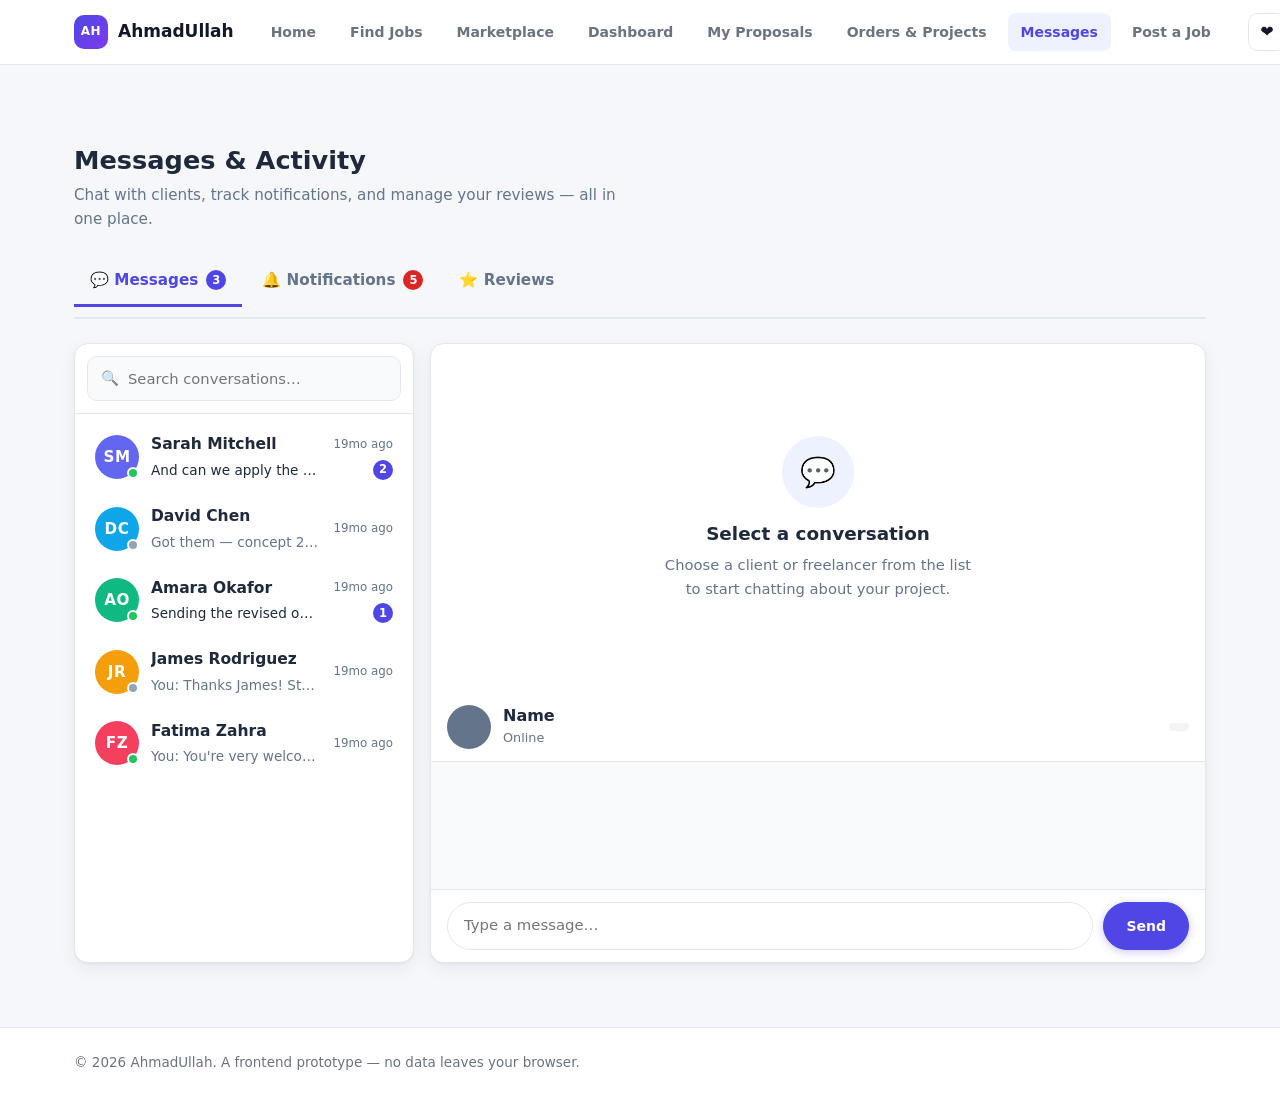
<file: messages.html>
<!DOCTYPE html>
<html lang="en">
<head>
<meta charset="UTF-8">
<meta name="viewport" content="width=device-width, initial-scale=1.0">
<title>Messages &amp; Activity — AhmadUllah</title>
<link rel="stylesheet" href="style.css">
<link rel="stylesheet" href="components.css">
<link rel="stylesheet" href="messages.css">
</head>
<body>
<a href="#main" class="skip-link">Skip to content</a>

<header class="site-header">
  <div class="nav-row">
    <a href="index.html" class="brand"><span class="brand-mark">AH</span>AhmadUllah</a>
    <nav class="nav-menu" aria-label="Primary">
      <a href="index.html">Home</a>
      <a href="jobs.html">Find Jobs</a>
      <a href="marketplace.html">Marketplace</a>
      <a href="dashboard.html">Dashboard</a>
      <a href="my-proposals.html">My Proposals</a>
      <a href="orders.html">Orders &amp; Projects</a>
      <a href="messages.html" aria-current="page">Messages</a>
      <a href="post-job.html">Post a Job</a>
    </nav>
    <div class="nav-actions">
      <a href="favorites.html" class="nav-icon-btn" aria-label="Favorites">❤️</a>
      <a href="messages.html?tab=notifications" class="nav-icon-btn" aria-label="Notifications">🔔<span class="notif-dot" aria-hidden="true"></span></a>
      <button class="nav-toggle" aria-label="Open menu" aria-expanded="false"><span></span><span></span><span></span></button>
    </div>
  </div>
</header>

<main id="main" class="section page-messages">
  <div class="container">

    <div class="page-head">
      <div>
        <h1>Messages &amp; Activity</h1>
        <p class="page-lede">Chat with clients, track notifications, and manage your reviews — all in one place.</p>
      </div>
    </div>

    <div class="tabs-row" id="activity-tabs" role="tablist" aria-label="Activity sections">
      <button class="tab-btn is-active" id="tab-messages" type="button" role="tab"
              aria-selected="true" aria-controls="panel-messages" data-tab="messages">
        💬 Messages <span class="tab-badge" id="tab-msg-badge" hidden></span>
      </button>
      <button class="tab-btn" id="tab-notifications" type="button" role="tab" tabindex="-1"
              aria-selected="false" aria-controls="panel-notifications" data-tab="notifications">
        🔔 Notifications <span class="tab-badge tab-badge-accent" id="tab-notif-badge" hidden></span>
      </button>
      <button class="tab-btn" id="tab-reviews" type="button" role="tab" tabindex="-1"
              aria-selected="false" aria-controls="panel-reviews" data-tab="reviews">
        ⭐ Reviews
      </button>
    </div>

    <!-- ============ MESSAGES ============ -->
    <section class="tab-panel" id="panel-messages" role="tabpanel" aria-labelledby="tab-messages" tabindex="0">
      <div class="msgs-layout" id="msgs-layout">

        <aside class="card conv-panel" aria-label="Conversations">
          <div class="conv-search">
            <span class="conv-search-icon" aria-hidden="true">🔍</span>
            <label class="visually-hidden" for="conv-search">Search conversations</label>
            <input type="search" id="conv-search" placeholder="Search conversations…">
          </div>
          <ul class="conv-list" id="conversation-list"></ul>
          <p class="conv-empty" id="conv-empty" hidden>No conversations match your search.</p>
        </aside>

        <section class="card chat-panel" aria-label="Chat window">
          <div class="chat-empty" id="chat-empty">
            <span class="chat-empty-icon" aria-hidden="true">💬</span>
            <h2>Select a conversation</h2>
            <p>Choose a client or freelancer from the list to start chatting about your project.</p>
          </div>

          <div class="chat-active" id="chat-active" hidden>
            <div class="chat-head">
              <button type="button" class="chat-back" id="chat-back" aria-label="Back to conversation list">←</button>
              <span class="avatar avatar-slate" id="chat-avatar" aria-hidden="true"></span>
              <div class="chat-head-info">
                <h2 id="chat-name">Name</h2>
                <p class="chat-status" id="chat-status">Online</p>
              </div>
              <span class="chip chip-muted" id="chat-project"></span>
            </div>
            <div class="chat-body" id="chat-messages" role="log" aria-live="polite" aria-label="Message history"></div>
            <form class="chat-form" id="chat-form">
              <label class="visually-hidden" for="chat-input">Type a message</label>
              <input type="text" id="chat-input" placeholder="Type a message…" autocomplete="off" maxlength="500">
              <button type="submit" class="btn btn-primary chat-send">Send</button>
            </form>
          </div>
        </section>

      </div>
    </section>

    <!-- ============ NOTIFICATIONS ============ -->
    <section class="tab-panel" id="panel-notifications" role="tabpanel" aria-labelledby="tab-notifications" tabindex="0" hidden>
      <div class="notif-toolbar">
        <div>
          <h2>Notifications</h2>
          <p id="notif-summary" aria-live="polite">Loading notifications…</p>
        </div>
        <button type="button" class="btn btn-secondary btn-sm" id="mark-all-btn">Mark all as read</button>
      </div>
      <ul class="notif-list card" id="notification-list"></ul>
    </section>

    <!-- ============ REVIEWS ============ -->
    <section class="tab-panel" id="panel-reviews" role="tabpanel" aria-labelledby="tab-reviews" tabindex="0" hidden>
      <div class="reviews-layout">

        <section class="card review-form-card" aria-labelledby="review-form-title">
          <h2 id="review-form-title">Rate Your Experience</h2>
          <p class="review-form-lede">Share feedback about a recently completed project.</p>

          <form id="review-form" novalidate>
            <div class="form-row">
              <label class="field-label" for="review-project">Project <span class="req">*</span></label>
              <select id="review-project" aria-describedby="project-error">
                <option value="">Select a completed project…</option>
              </select>
              <p class="field-error" id="project-error" role="alert" hidden>Please select a project.</p>
            </div>

            <fieldset class="star-field">
              <legend class="field-label">Your rating <span class="req">*</span></legend>
              <div class="stars" id="star-group">
                <span class="star-option">
                  <input type="radio" name="rating" id="rate-1" value="1" aria-describedby="rating-error">
                  <label for="rate-1"><span class="star-glyph" aria-hidden="true">★</span><span class="visually-hidden">1 star</span></label>
                </span>
                <span class="star-option">
                  <input type="radio" name="rating" id="rate-2" value="2" aria-describedby="rating-error">
                  <label for="rate-2"><span class="star-glyph" aria-hidden="true">★</span><span class="visually-hidden">2 stars</span></label>
                </span>
                <span class="star-option">
                  <input type="radio" name="rating" id="rate-3" value="3" aria-describedby="rating-error">
                  <label for="rate-3"><span class="star-glyph" aria-hidden="true">★</span><span class="visually-hidden">3 stars</span></label>
                </span>
                <span class="star-option">
                  <input type="radio" name="rating" id="rate-4" value="4" aria-describedby="rating-error">
                  <label for="rate-4"><span class="star-glyph" aria-hidden="true">★</span><span class="visually-hidden">4 stars</span></label>
                </span>
                <span class="star-option">
                  <input type="radio" name="rating" id="rate-5" value="5" aria-describedby="rating-error">
                  <label for="rate-5"><span class="star-glyph" aria-hidden="true">★</span><span class="visually-hidden">5 stars</span></label>
                </span>
              </div>
              <p class="rating-output" id="rating-output" aria-live="polite">No rating selected yet</p>
              <p class="field-error" id="rating-error" role="alert" hidden>Please select a star rating.</p>
            </fieldset>

            <div class="form-row">
              <label class="field-label" for="review-text">Your review <span class="req">*</span></label>
              <textarea id="review-text" maxlength="600" aria-describedby="char-counter review-error"
                        placeholder="Describe your experience working together…"></textarea>
              <div class="char-counter" id="char-counter">0 / 600</div>
              <p class="field-error" id="review-error" role="alert" hidden>Please write a short review (at least 10 characters).</p>
            </div>

            <button type="submit" class="btn btn-primary btn-block">Submit Review</button>
          </form>
        </section>

        <section class="reviews-list-wrap" aria-label="Reviews">
          <div class="reviews-summary card" id="reviews-summary"></div>
          <div class="reviews-grid" id="reviews-grid"></div>
        </section>

      </div>
    </section>

  </div>
</main>

<footer class="site-footer">
  <div class="container footer-row">
    <span>© <span data-current-year></span> AhmadUllah. A frontend prototype — no data leaves your browser.</span>
  </div>
</footer>

<div class="gw-toast-region" id="toast-region" role="status" aria-live="polite"></div>

<script src="app.js"></script>
<script src="messages.js"></script>
</body>
</html>
</file>
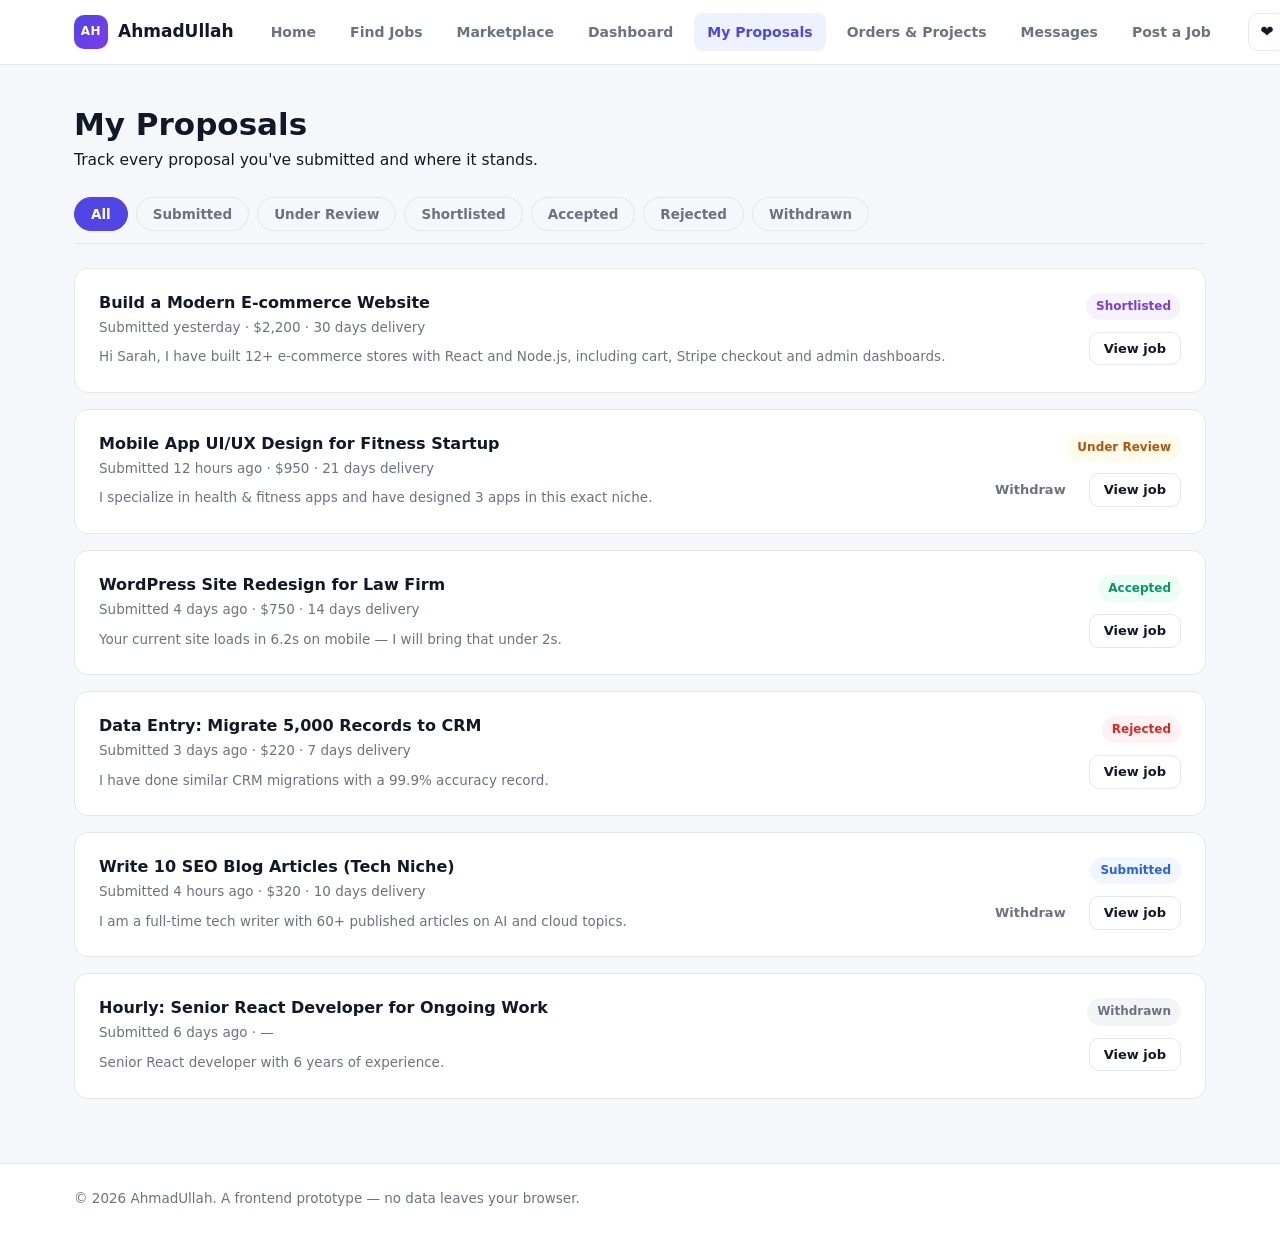
<file: my-proposals.html>
<!DOCTYPE html>
<html lang="en">
<head>
<meta charset="UTF-8">
<meta name="viewport" content="width=device-width, initial-scale=1.0">
<title>My Proposals — AhmadUllah</title>
<link rel="stylesheet" href="style.css">
<link rel="stylesheet" href="components.css">
<link rel="stylesheet" href="responsive.css">
</head>
<body>
<a href="#main" class="skip-link">Skip to content</a>

<header class="site-header">
  <div class="nav-row">
    <a href="index.html" class="brand"><span class="brand-mark">AH</span>AhmadUllah</a>
    <nav class="nav-menu" aria-label="Primary">
      <a href="index.html">Home</a>
      <a href="jobs.html">Find Jobs</a>
      <a href="marketplace.html">Marketplace</a>
      <a href="dashboard.html">Dashboard</a>
      <a href="my-proposals.html" aria-current="page">My Proposals</a>
      <a href="orders.html">Orders &amp; Projects</a>
      <a href="messages.html">Messages</a>
      <a href="post-job.html">Post a Job</a>
    </nav>
    <div class="nav-actions">
      <a href="favorites.html" class="nav-icon-btn" aria-label="Favorites">❤️</a>
      <a href="messages.html?tab=notifications" class="nav-icon-btn" aria-label="Notifications">🔔<span class="notif-dot" aria-hidden="true"></span></a>
      <button class="nav-toggle" aria-label="Open menu" aria-expanded="false"><span></span><span></span><span></span></button>
    </div>
  </div>
</header>

<main id="main" class="section" style="padding-top: var(--space-6);">
  <div class="container">
    <h1 style="margin-bottom:4px;">My Proposals</h1>
    <p style="margin-bottom: var(--space-5);">Track every proposal you've submitted and where it stands.</p>

    <div class="tabs-row" id="status-tabs">
      <button class="tab-btn is-active" data-status="all">All</button>
      <button class="tab-btn" data-status="Submitted">Submitted</button>
      <button class="tab-btn" data-status="Under Review">Under Review</button>
      <button class="tab-btn" data-status="Shortlisted">Shortlisted</button>
      <button class="tab-btn" data-status="Accepted">Accepted</button>
      <button class="tab-btn" data-status="Rejected">Rejected</button>
      <button class="tab-btn" data-status="Withdrawn">Withdrawn</button>
    </div>

    <div id="proposals-region"></div>
  </div>
</main>

<footer class="site-footer">
  <div class="container footer-row">
    <span>© <span data-current-year></span> AhmadUllah. A frontend prototype — no data leaves your browser.</span>
  </div>
</footer>

<script src="data.js"></script>
<script src="app.js"></script>
<script src="proposals.js"></script>
</body>
</html>
</file>
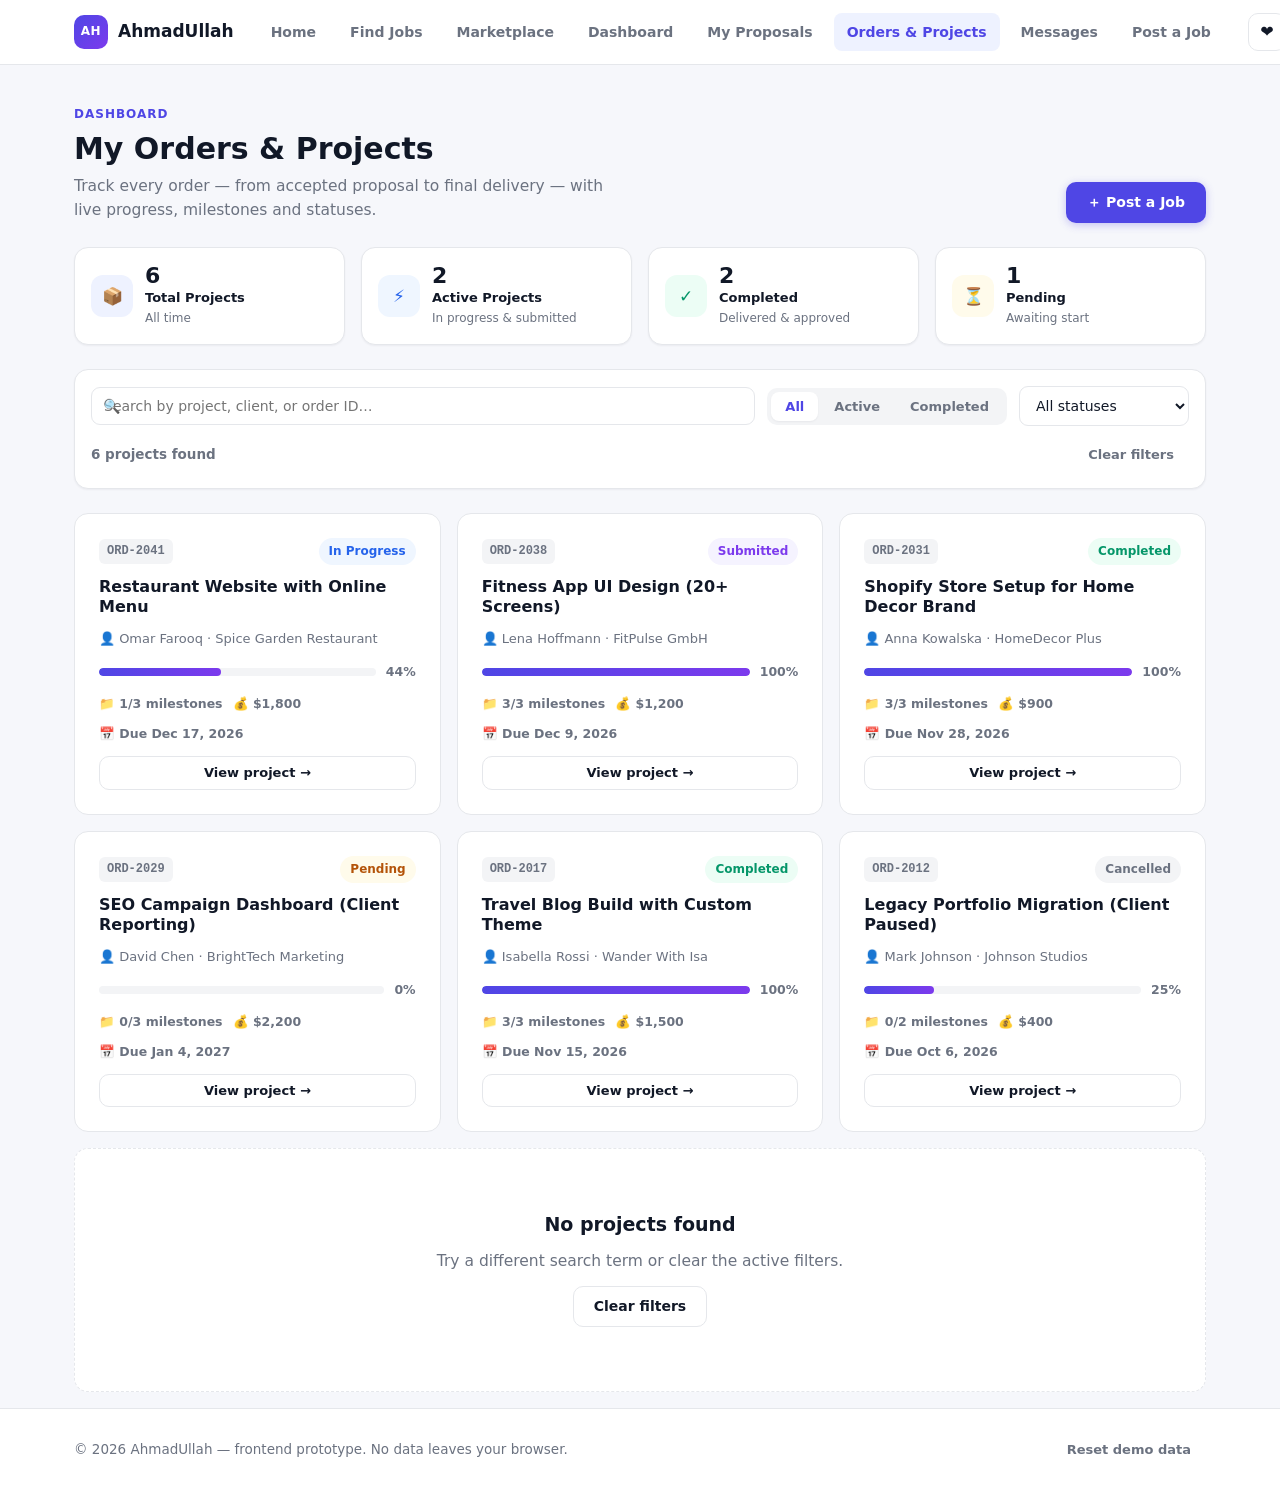
<file: orders.html>
<!DOCTYPE html>
<html lang="en">
<head>
<meta charset="UTF-8">
<meta name="viewport" content="width=device-width, initial-scale=1.0">
<title>My Orders &amp; Projects — AhmadUllah</title>
<link rel="stylesheet" href="style.css">
<link rel="stylesheet" href="components.css">
<link rel="stylesheet" href="responsive.css">
</head>
<body>
<a href="#main" class="skip-link">Skip to content</a>

<header class="site-header">
  <div class="nav-row">
    <a href="index.html" class="brand"><span class="brand-mark">AH</span>AhmadUllah</a>
    <nav class="nav-menu" aria-label="Primary">
      <a href="index.html">Home</a>
      <a href="jobs.html">Find Jobs</a>
      <a href="marketplace.html">Marketplace</a>
      <a href="dashboard.html">Dashboard</a>
      <a href="my-proposals.html">My Proposals</a>
      <a href="orders.html" aria-current="page">Orders &amp; Projects</a>
      <a href="messages.html">Messages</a>
      <a href="post-job.html">Post a Job</a>
    </nav>
    <div class="nav-actions">
      <a href="favorites.html" class="nav-icon-btn" aria-label="Favorites">❤️</a>
      <a href="messages.html?tab=notifications" class="nav-icon-btn" aria-label="Notifications">🔔<span class="notif-dot" aria-hidden="true"></span></a>
      <button class="nav-toggle" aria-label="Open menu" aria-expanded="false"><span></span><span></span><span></span></button>
    </div>
  </div>
</header>

<main id="main">
  <div class="container">

    <div class="page-head">
      <div>
        <p class="eyebrow">Dashboard</p>
        <h1>My Orders &amp; Projects</h1>
        <p class="page-lede">Track every order — from accepted proposal to final delivery — with live progress, milestones and statuses.</p>
      </div>
      <a href="post-job.html" class="btn btn-primary">＋ Post a Job</a>
    </div>

    <section class="stats-grid" aria-label="Project statistics">
      <article class="stat-card">
        <span class="stat-icon indigo" aria-hidden="true">📦</span>
        <div><div class="stat-num" id="stat-total">0</div><div class="stat-label">Total Projects</div><div class="stat-sub">All time</div></div>
      </article>
      <article class="stat-card">
        <span class="stat-icon blue" aria-hidden="true">⚡</span>
        <div><div class="stat-num" id="stat-active">0</div><div class="stat-label">Active Projects</div><div class="stat-sub">In progress &amp; submitted</div></div>
      </article>
      <article class="stat-card">
        <span class="stat-icon green" aria-hidden="true">✓</span>
        <div><div class="stat-num" id="stat-completed">0</div><div class="stat-label">Completed</div><div class="stat-sub">Delivered &amp; approved</div></div>
      </article>
      <article class="stat-card">
        <span class="stat-icon amber" aria-hidden="true">⏳</span>
        <div><div class="stat-num" id="stat-pending">0</div><div class="stat-label">Pending</div><div class="stat-sub">Awaiting start</div></div>
      </article>
    </section>

    <section class="toolbar" aria-label="Search and filters">
      <div class="toolbar-row">
        <div class="search-field">
          <span class="icon" aria-hidden="true">🔍</span>
          <label class="visually-hidden" for="project-search">Search projects</label>
          <input type="search" id="project-search" placeholder="Search by project, client, or order ID…">
        </div>
        <div class="seg" id="lifecycle-seg" role="group" aria-label="Filter by stage">
          <button type="button" class="seg-btn is-active" data-lifecycle="all" aria-pressed="true">All</button>
          <button type="button" class="seg-btn" data-lifecycle="active" aria-pressed="false">Active</button>
          <button type="button" class="seg-btn" data-lifecycle="completed" aria-pressed="false">Completed</button>
        </div>
        <div class="status-select-wrap">
          <label class="visually-hidden" for="status-filter">Filter by status</label>
          <select id="status-filter">
            <option value="all">All statuses</option>
            <option value="pending">Pending</option>
            <option value="in-progress">In Progress</option>
            <option value="submitted">Submitted</option>
            <option value="completed">Completed</option>
            <option value="cancelled">Cancelled</option>
          </select>
        </div>
      </div>
      <div class="toolbar-footer">
        <span class="result-count" id="result-count" aria-live="polite"></span>
        <button type="button" class="btn btn-ghost btn-sm" id="clear-filters">Clear filters</button>
      </div>
    </section>

    <section aria-label="Projects">
      <div class="projects-grid" id="projects-grid"></div>
      <div class="empty-state" id="empty-state" hidden>
        <h2>No projects found</h2>
        <p>Try a different search term or clear the active filters.</p>
        <button type="button" class="btn btn-secondary" id="empty-clear">Clear filters</button>
      </div>
    </section>

  </div>
</main>

<footer class="site-footer">
  <div class="container footer-row">
    <span>© <span data-current-year></span> AhmadUllah — frontend prototype. No data leaves your browser.</span>
    <div class="footer-right">
      <button type="button" class="btn btn-ghost btn-sm" id="reset-demo">Reset demo data</button>
    </div>
  </div>
</footer>

<script src="orders-data.js"></script>
<script src="app.js"></script>
<script src="orders.js"></script>
</body>
</html>
</file>
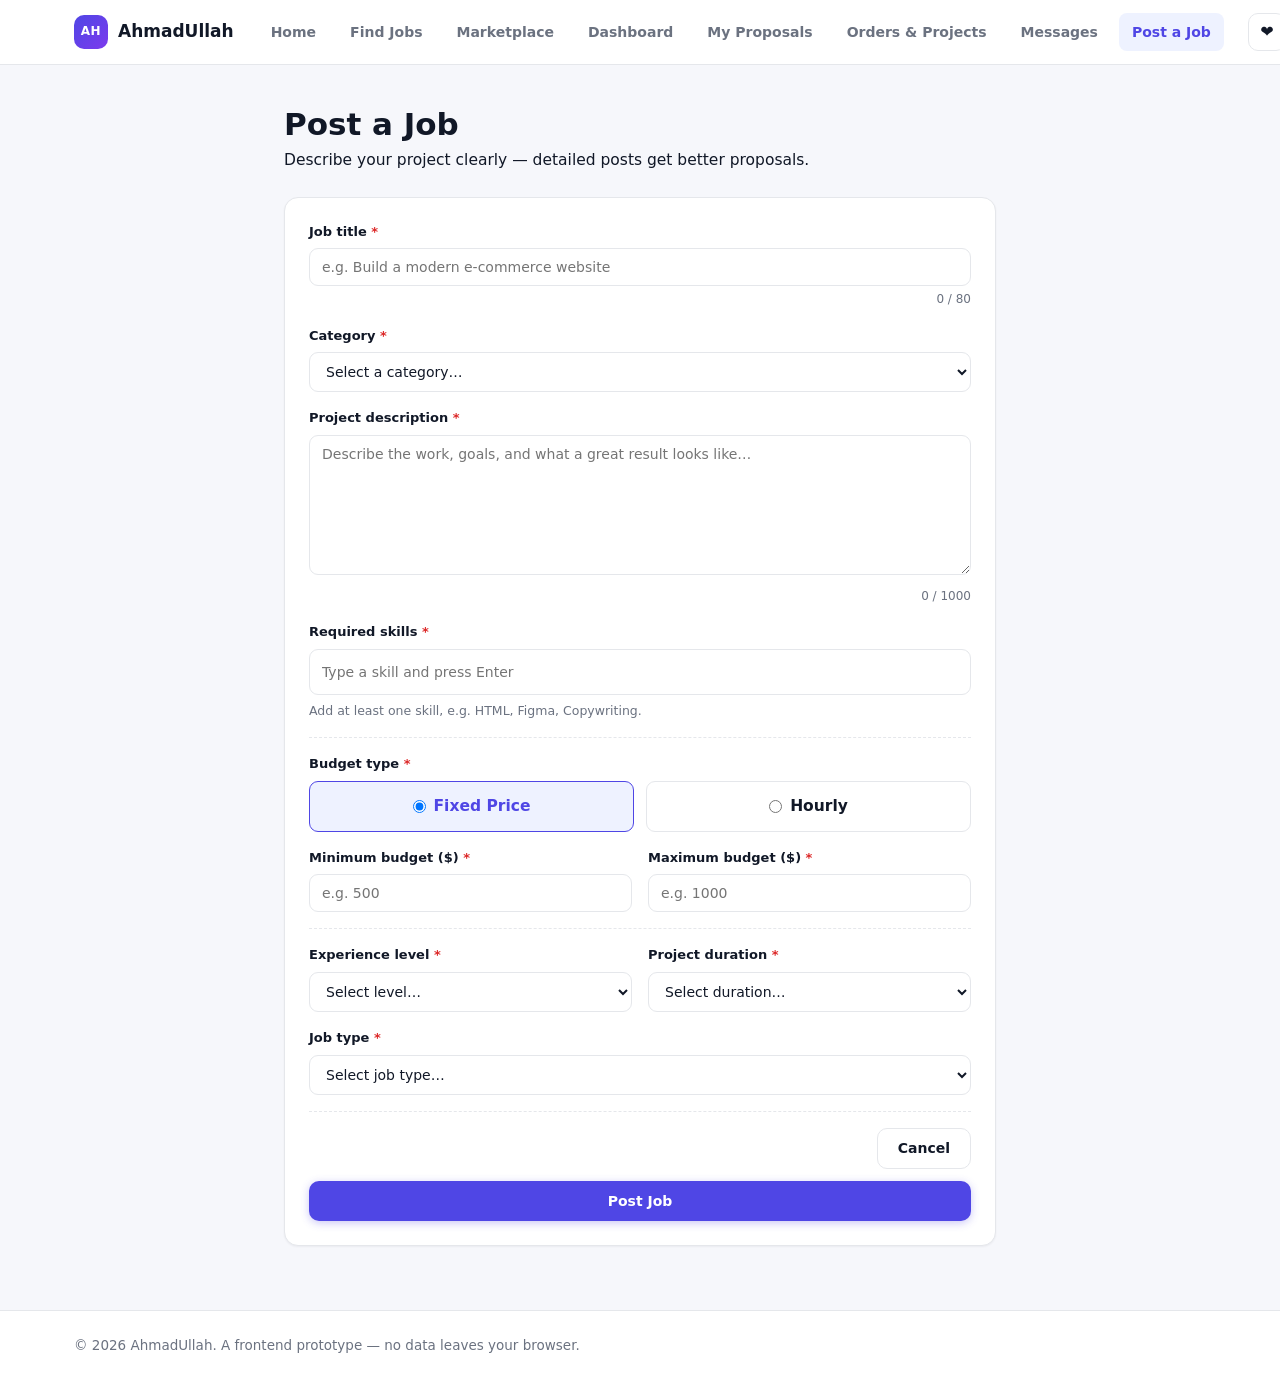
<file: post-job.html>
<!DOCTYPE html>
<html lang="en">
<head>
<meta charset="UTF-8">
<meta name="viewport" content="width=device-width, initial-scale=1.0">
<title>Post a Job — AhmadUllah</title>
<link rel="stylesheet" href="style.css">
<link rel="stylesheet" href="components.css">
<link rel="stylesheet" href="responsive.css">
</head>
<body>
<a href="#main" class="skip-link">Skip to content</a>

<header class="site-header">
  <div class="nav-row">
    <a href="index.html" class="brand"><span class="brand-mark">AH</span>AhmadUllah</a>
    <nav class="nav-menu" aria-label="Primary">
      <a href="index.html">Home</a>
      <a href="jobs.html">Find Jobs</a>
      <a href="marketplace.html">Marketplace</a>
      <a href="dashboard.html">Dashboard</a>
      <a href="my-proposals.html">My Proposals</a>
      <a href="orders.html">Orders &amp; Projects</a>
      <a href="messages.html">Messages</a>
      <a href="post-job.html" aria-current="page">Post a Job</a>
    </nav>
    <div class="nav-actions">
      <a href="favorites.html" class="nav-icon-btn" aria-label="Favorites">❤️</a>
      <a href="messages.html?tab=notifications" class="nav-icon-btn" aria-label="Notifications">🔔<span class="notif-dot" aria-hidden="true"></span></a>
      <button class="nav-toggle" aria-label="Open menu" aria-expanded="false"><span></span><span></span><span></span></button>
    </div>
  </div>
</header>

<main id="main" class="section" style="padding-top: var(--space-6); max-width: 760px; margin: 0 auto;">
  <div class="container" style="max-width:100%;">
    <div id="post-job-form-region">
      <h1 style="margin-bottom:4px;">Post a Job</h1>
      <p style="margin-bottom: var(--space-5);">Describe your project clearly — detailed posts get better proposals.</p>

      <form class="form-card" id="post-job-form" novalidate>

        <div class="form-row">
          <label class="field-label" for="title">Job title <span class="req">*</span></label>
          <input type="text" id="title" class="text-input" placeholder="e.g. Build a modern e-commerce website" maxlength="80">
          <div class="char-counter" id="title-counter">0 / 80</div>
          <p class="field-error" id="title-error" hidden></p>
        </div>

        <div class="form-row">
          <label class="field-label" for="category">Category <span class="req">*</span></label>
          <select id="category">
            <option value="">Select a category…</option>
            <option>Web Development</option>
            <option>Graphic Design</option>
            <option>UI/UX Design</option>
            <option>Mobile Development</option>
            <option>Content Writing</option>
            <option>Digital Marketing</option>
            <option>SEO</option>
            <option>WordPress</option>
            <option>Data Entry</option>
          </select>
          <p class="field-error" id="category-error" hidden></p>
        </div>

        <div class="form-row">
          <label class="field-label" for="description">Project description <span class="req">*</span></label>
          <textarea id="description" placeholder="Describe the work, goals, and what a great result looks like…" maxlength="1000" style="min-height:140px;"></textarea>
          <div class="char-counter" id="description-counter">0 / 1000</div>
          <p class="field-error" id="description-error" hidden></p>
        </div>

        <div class="form-row">
          <label class="field-label" for="skills-input">Required skills <span class="req">*</span></label>
          <div class="skills-input-wrap" id="skills-wrap">
            <input type="text" id="skills-input" placeholder="Type a skill and press Enter">
          </div>
          <p class="field-hint">Add at least one skill, e.g. HTML, Figma, Copywriting.</p>
          <p class="field-error" id="skills-error" hidden></p>
        </div>

        <div class="form-section">
          <div class="form-row">
            <label class="field-label">Budget type <span class="req">*</span></label>
            <div class="radio-card-group">
              <label class="radio-card">
                <input type="radio" name="budgetType" value="Fixed Price" checked>
                <span>Fixed Price</span>
              </label>
              <label class="radio-card">
                <input type="radio" name="budgetType" value="Hourly">
                <span>Hourly</span>
              </label>
            </div>
          </div>

          <div class="form-row form-row-split">
            <div>
              <label class="field-label" for="budget-min">Minimum budget ($) <span class="req">*</span></label>
              <input type="number" id="budget-min" class="text-input" placeholder="e.g. 500" min="1">
              <p class="field-error" id="budget-min-error" hidden></p>
            </div>
            <div>
              <label class="field-label" for="budget-max">Maximum budget ($) <span class="req">*</span></label>
              <input type="number" id="budget-max" class="text-input" placeholder="e.g. 1000" min="1">
              <p class="field-error" id="budget-max-error" hidden></p>
            </div>
          </div>
        </div>

        <div class="form-section">
          <div class="form-row form-row-split">
            <div>
              <label class="field-label" for="experience">Experience level <span class="req">*</span></label>
              <select id="experience">
                <option value="">Select level…</option>
                <option>Entry Level</option>
                <option>Intermediate</option>
                <option>Expert</option>
              </select>
              <p class="field-error" id="experience-error" hidden></p>
            </div>
            <div>
              <label class="field-label" for="duration">Project duration <span class="req">*</span></label>
              <select id="duration">
                <option value="">Select duration…</option>
                <option>Less than 1 week</option>
                <option>1–2 weeks</option>
                <option>1 month</option>
                <option>1–3 months</option>
                <option>3+ months</option>
              </select>
              <p class="field-error" id="duration-error" hidden></p>
            </div>
          </div>

          <div class="form-row">
            <label class="field-label" for="jobtype">Job type <span class="req">*</span></label>
            <select id="jobtype">
              <option value="">Select job type…</option>
              <option>Fixed Price</option>
              <option>Hourly</option>
            </select>
            <p class="field-error" id="jobtype-error" hidden></p>
          </div>
        </div>

        <div class="form-actions">
          <a href="jobs.html" class="btn btn-secondary">Cancel</a>
          <button type="submit" class="btn btn-primary btn-block">Post Job</button>
        </div>
      </form>
    </div>
  </div>
</main>

<footer class="site-footer">
  <div class="container footer-row">
    <span>© <span data-current-year></span> AhmadUllah. A frontend prototype — no data leaves your browser.</span>
  </div>
</footer>

<script src="data.js"></script>
<script src="app.js"></script>
<script src="validation.js"></script>
<script src="post-job.js"></script>
</body>
</html>
</file>
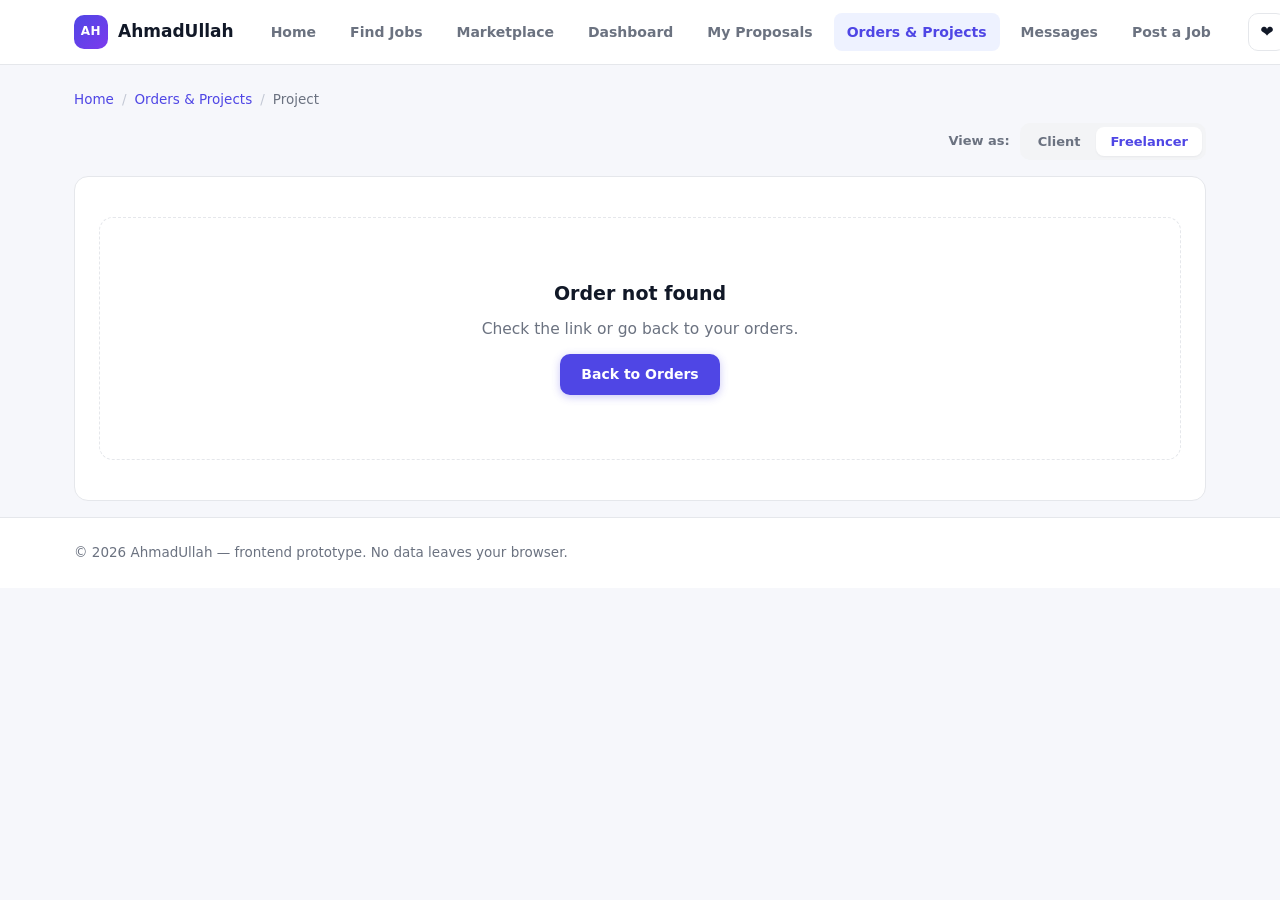
<file: project-details.html>
<!DOCTYPE html>
<html lang="en">
<head>
<meta charset="UTF-8">
<meta name="viewport" content="width=device-width, initial-scale=1.0">
<title>Project Details — AhmadUllah</title>
<link rel="stylesheet" href="style.css">
<link rel="stylesheet" href="components.css">
<link rel="stylesheet" href="responsive.css">
</head>
<body>
<a href="#main" class="skip-link">Skip to content</a>

<header class="site-header">
  <div class="nav-row">
    <a href="index.html" class="brand"><span class="brand-mark">AH</span>AhmadUllah</a>
    <nav class="nav-menu" aria-label="Primary">
      <a href="index.html">Home</a>
      <a href="jobs.html">Find Jobs</a>
      <a href="marketplace.html">Marketplace</a>
      <a href="dashboard.html">Dashboard</a>
      <a href="my-proposals.html">My Proposals</a>
      <a href="orders.html" aria-current="page">Orders &amp; Projects</a>
      <a href="messages.html">Messages</a>
      <a href="post-job.html">Post a Job</a>
    </nav>
    <div class="nav-actions">
      <a href="favorites.html" class="nav-icon-btn" aria-label="Favorites">❤️</a>
      <a href="messages.html?tab=notifications" class="nav-icon-btn" aria-label="Notifications">🔔<span class="notif-dot" aria-hidden="true"></span></a>
      <button class="nav-toggle" aria-label="Open menu" aria-expanded="false"><span></span><span></span><span></span></button>
    </div>
  </div>
</header>

<main id="main">
  <div class="container">

    <nav class="breadcrumb" aria-label="Breadcrumb">
      <a href="index.html">Home</a><span class="crumb-sep">/</span>
      <a href="orders.html">Orders &amp; Projects</a><span class="crumb-sep">/</span>
      <span id="crumb-current" aria-current="page">Project</span>
    </nav>

    <div class="details-top">
      <div class="role-switch">
        <span class="role-label">View as:</span>
        <div class="seg" id="role-seg" role="group" aria-label="Switch role view">
          <button type="button" class="seg-btn" data-role="client" aria-pressed="false">Client</button>
          <button type="button" class="seg-btn is-active" data-role="freelancer" aria-pressed="true">Freelancer</button>
        </div>
      </div>
    </div>

    <div id="status-banner"></div>

    <section class="card project-header" id="project-header" aria-label="Project summary"></section>

    <div class="details-grid">
      <div class="details-main">

        <section class="card block" aria-label="Project progress">
          <div class="block-head">
            <div><h2>Project Progress</h2><p>Updates automatically as tasks are completed.</p></div>
          </div>
          <div id="progress-body"></div>
        </section>

        <section class="card block" aria-label="Milestones and tasks">
          <div class="block-head">
            <div><h2>Milestones &amp; Tasks</h2><p id="milestones-note">Check off tasks to update project progress.</p></div>
            <span class="chip chip-muted" id="milestones-total"></span>
          </div>
          <div id="milestones-body"></div>
        </section>

        <section class="card block" aria-label="Delivery and submission">
          <div class="block-head">
            <div><h2>Delivery &amp; Submission</h2><p>Final package, files and approval.</p></div>
            <span id="delivery-chip"></span>
          </div>
          <div id="delivery-body"></div>
        </section>

        <section class="card block" aria-label="Order status timeline">
          <div class="block-head">
            <div><h2>Order Status</h2><p>Pending → In Progress → Submitted → Completed</p></div>
          </div>
          <div id="timeline-body"></div>
        </section>

      </div>

      <aside class="details-side" aria-label="People and project facts">
        <div id="client-card"></div>
        <div id="freelancer-card"></div>
        <div id="facts-card"></div>
      </aside>
    </div>
  </div>
</main>

<footer class="site-footer">
  <div class="container footer-row">
    <span>© <span data-current-year></span> AhmadUllah — frontend prototype. No data leaves your browser.</span>
  </div>
</footer>

<div class="modal-overlay" id="modal-overlay">
  <div class="modal" role="dialog" aria-modal="true" aria-labelledby="modal-title">
    <div class="modal-head">
      <h3 id="modal-title">Confirm</h3>
      <button class="modal-close" id="modal-close" type="button" aria-label="Close dialog">✕</button>
    </div>
    <div class="modal-body" id="modal-body"></div>
    <div class="modal-actions">
      <button class="btn btn-secondary" id="modal-cancel" type="button">Cancel</button>
      <button class="btn btn-primary" id="modal-confirm" type="button">Confirm</button>
    </div>
  </div>
</div>

<script src="orders-data.js"></script>
<script src="app.js"></script>
<script src="project-details.js"></script>
</body>
</html>
</file>
<file: style.css>
/* ============ style.css — base, layout, header, hero, footer ============ */
:root{
  --font:"Segoe UI",system-ui,-apple-system,"Helvetica Neue",Arial,sans-serif;
  --indigo:#4f46e5; --indigo-dark:#4338ca; --indigo-soft:#eef2ff;
  --bg:#f6f7fb; --surface:#fff; --text:#111827; --muted:#6b7280; --border:#e5e7eb;
  --green:#059669; --green-soft:#ecfdf5; --amber:#b45309; --amber-soft:#fffbeb;
  --red:#dc2626; --red-soft:#fef2f2; --blue:#2563eb; --blue-soft:#eff6ff;
  --purple:#7c3aed; --purple-soft:#f5f3ff; --gray-soft:#f3f4f6;
  --radius:14px; --radius-sm:9px;
  --shadow-sm:0 1px 2px rgba(17,24,39,.05); --shadow:0 6px 20px rgba(17,24,39,.08);
  --space-1:4px; --space-2:8px; --space-3:12px; --space-4:16px; --space-5:24px; --space-6:40px; --space-7:64px;
}
*{margin:0;padding:0;box-sizing:border-box}
html{scroll-behavior:smooth}
body{font-family:var(--font);background:var(--bg);color:var(--text);line-height:1.6;font-size:15.5px}
a{color:var(--indigo);text-decoration:none}
a:hover{text-decoration:underline}
h1,h2,h3,h4{line-height:1.25;font-weight:700}
.container{max-width:1180px;margin:0 auto;padding:0 var(--space-5)}
.section{padding:var(--space-7) 0}
.visually-hidden{position:absolute;width:1px;height:1px;clip:rect(0 0 0 0);overflow:hidden;white-space:nowrap}
.skip-link{position:absolute;left:-9999px;top:0;background:var(--indigo);color:#fff;padding:10px 16px;border-radius:0 0 8px 0;z-index:200;font-weight:700}
.skip-link:focus{left:0}
.muted{color:var(--muted)}
.prewrap{white-space:pre-wrap}

/* ---- Header / Nav ---- */
.site-header{position:sticky;top:0;z-index:100;background:rgba(255,255,255,.94);backdrop-filter:blur(8px);border-bottom:1px solid var(--border)}
.nav-row{max-width:1180px;margin:0 auto;padding:0 var(--space-5);min-height:64px;display:flex;align-items:center;gap:var(--space-5)}
.brand{display:flex;align-items:center;gap:10px;font-weight:800;font-size:17px;color:var(--text)}
.brand:hover{text-decoration:none}
.brand-mark{display:inline-flex;align-items:center;justify-content:center;width:34px;height:34px;border-radius:10px;background:linear-gradient(135deg,var(--indigo),#7c3aed);color:#fff;font-size:12px;letter-spacing:.5px;flex:none}
.nav-menu{display:flex;gap:var(--space-2);margin-left:auto}
.nav-menu a{padding:8px 13px;border-radius:8px;color:var(--muted);font-weight:600;font-size:14px;white-space:nowrap}
.nav-menu a:hover{color:var(--text);background:var(--gray-soft);text-decoration:none}
.nav-menu a[aria-current="page"]{color:var(--indigo);background:var(--indigo-soft)}
.nav-actions{display:flex;align-items:center;gap:var(--space-2)}
.nav-icon-btn{position:relative;width:38px;height:38px;border-radius:10px;border:1px solid var(--border);background:var(--surface);cursor:pointer;font-size:16px;display:inline-flex;align-items:center;justify-content:center;color:var(--text)}
.nav-icon-btn:hover{background:var(--gray-soft)}
.notif-dot{position:absolute;top:8px;right:9px;width:8px;height:8px;border-radius:50%;background:var(--red);border:2px solid #fff}
.nav-toggle{display:none;width:38px;height:38px;border-radius:10px;border:1px solid var(--border);background:var(--surface);cursor:pointer;flex-direction:column;align-items:center;justify-content:center;gap:4px;padding:0}
.nav-toggle span{display:block;width:16px;height:2px;background:var(--text);border-radius:2px;transition:transform .2s,opacity .2s}
body.nav-open .nav-toggle span:nth-child(1){transform:translateY(6px) rotate(45deg)}
body.nav-open .nav-toggle span:nth-child(2){opacity:0}
body.nav-open .nav-toggle span:nth-child(3){transform:translateY(-6px) rotate(-45deg)}

/* ---- Hero ---- */
.hero{background:linear-gradient(180deg,#eef1ff 0%,var(--bg) 100%);padding:var(--space-7) 0}
.hero-inner{display:grid;grid-template-columns:1.1fr .9fr;gap:var(--space-7);align-items:center}
.eyebrow-tag{display:inline-block;background:var(--indigo-soft);color:var(--indigo);font-weight:700;font-size:12px;letter-spacing:.6px;text-transform:uppercase;padding:6px 12px;border-radius:999px;margin-bottom:var(--space-4)}
.hero h1{font-size:clamp(32px,4.6vw,52px);letter-spacing:-1px;margin-bottom:var(--space-4)}
.hero-lede{font-size:17px;color:var(--muted);max-width:540px;margin-bottom:var(--space-5)}
.hero-actions{display:flex;gap:var(--space-3);flex-wrap:wrap;margin-bottom:var(--space-6)}
.hero-stats{display:flex;gap:var(--space-6)}
.hero-stat .num{display:block;font-size:26px;font-weight:800;color:var(--indigo)}
.hero-stat .label{font-size:13px;color:var(--muted)}
.hero-visual{background:var(--surface);border:1px solid var(--border);border-radius:var(--radius);box-shadow:var(--shadow);padding:var(--space-5)}
.hero-visual-header{display:flex;justify-content:space-between;align-items:center;margin-bottom:var(--space-2)}
.hero-visual-header h4{font-size:15px}
.hero-visual-header span{font-size:12px;color:var(--muted)}

/* ---- Sections / categories ---- */
.section-head{display:flex;justify-content:space-between;align-items:flex-end;gap:var(--space-4);margin-bottom:var(--space-5);flex-wrap:wrap}
.section-head p{color:var(--muted);margin-top:4px}
.category-grid{display:grid;grid-template-columns:repeat(3,1fr);gap:var(--space-4)}
.category-card{display:flex;gap:var(--space-3);align-items:center;background:var(--surface);border:1px solid var(--border);border-radius:var(--radius);padding:var(--space-4);transition:.18s;color:var(--text)}
.category-card:hover{transform:translateY(-3px);box-shadow:var(--shadow);text-decoration:none;border-color:#c7d2fe}
.category-swatch{width:12px;height:40px;border-radius:6px;flex:none}
.category-card h4{font-size:15px;margin-bottom:2px}
.category-card .count{font-size:13px;color:var(--muted)}

/* ---- Mini job rows (hero) ---- */
a.mini-job-row{display:flex;justify-content:space-between;gap:var(--space-3);padding:12px 0;border-bottom:1px dashed var(--border);color:var(--text)}
a.mini-job-row:last-child{border-bottom:0;padding-bottom:0}
a.mini-job-row:hover{text-decoration:none}
a.mini-job-row:hover .mini-job-title{color:var(--indigo)}
.mini-job-title{font-weight:600;font-size:14px;transition:.15s}
.mini-job-meta{font-size:12.5px;color:var(--muted)}
.mini-job-budget{font-weight:700;font-size:13.5px;color:var(--green);white-space:nowrap}

/* ---- Footer ---- */
.site-footer{border-top:1px solid var(--border);background:var(--surface);margin-top:var(--space-7)}
main + .site-footer{margin-top:0}
.footer-row{display:flex;justify-content:space-between;align-items:center;gap:var(--space-4);padding-top:var(--space-5);padding-bottom:var(--space-5);flex-wrap:wrap;font-size:13.5px;color:var(--muted)}
.footer-brand{font-weight:800;color:var(--text);margin-right:8px}
.footer-tag{font-size:12px}
.footer-right{display:flex;align-items:center;gap:var(--space-4);flex-wrap:wrap}
</file>
<file: components.css>
/* ============ components.css — buttons, cards, forms, modals, orders UI ============ */

/* Buttons */
.btn{display:inline-flex;align-items:center;justify-content:center;gap:8px;font-family:inherit;font-size:14px;font-weight:700;padding:11px 20px;border-radius:10px;border:1px solid transparent;cursor:pointer;transition:.15s;text-decoration:none;line-height:1.2}
.btn:hover{text-decoration:none;transform:translateY(-1px)}
.btn-primary{background:var(--indigo);color:#fff;box-shadow:0 2px 8px rgba(79,70,229,.3)}
.btn-primary:hover{background:var(--indigo-dark)}
.btn-secondary{background:var(--surface);color:var(--text);border-color:var(--border)}
.btn-secondary:hover{border-color:var(--indigo);color:var(--indigo)}
.btn-ghost{background:transparent;color:var(--muted)}
.btn-ghost:hover{color:var(--indigo);background:var(--indigo-soft)}
.btn-danger{background:var(--red);color:#fff}
.btn-danger:hover{background:#b91c1c}
.btn-sm{padding:8px 14px;font-size:13px}
.btn-block{width:100%}
.btn:disabled{opacity:.55;cursor:not-allowed;transform:none}

/* Toolbar & filters */
.toolbar{background:var(--surface);border:1px solid var(--border);border-radius:var(--radius);padding:var(--space-4);box-shadow:var(--shadow-sm);margin-bottom:var(--space-5)}
.search-row{display:flex;gap:var(--space-3);margin-bottom:var(--space-3)}
.search-field{position:relative;flex:1;display:flex;align-items:center}
.search-field .icon{position:absolute;left:12px;color:var(--muted);font-size:14px;pointer-events:none}
.search-field input{width:100%;padding:11px 12px 11px 38px}
.filter-grid{display:grid;grid-template-columns:repeat(3,1fr);gap:var(--space-3)}
.toolbar-footer{display:flex;justify-content:space-between;align-items:center;gap:var(--space-3);margin-top:var(--space-3);flex-wrap:wrap}
.result-count{font-size:13.5px;font-weight:600;color:var(--muted)}
.active-filters{display:flex;gap:8px;flex-wrap:wrap}
.filter-chip{display:inline-flex;align-items:center;gap:6px;background:var(--indigo-soft);color:var(--indigo);border:1px solid #c7d2fe;font-size:12.5px;font-weight:600;padding:5px 10px;border-radius:999px;cursor:pointer;font-family:inherit}
.filter-chip:hover{background:#e0e7ff}

/* Inputs */
select,input[type="text"],input[type="search"],input[type="number"],textarea{width:100%;font-family:inherit;font-size:14px;color:var(--text);background:var(--surface);border:1px solid var(--border);border-radius:var(--radius-sm);padding:10px 12px;outline:none;transition:border .15s,box-shadow .15s}
select:focus,input:focus,textarea:focus{border-color:var(--indigo);box-shadow:0 0 0 3px rgba(79,70,229,.14)}
.field-label{display:block;font-size:13px;font-weight:700;margin-bottom:6px}
.req{color:var(--red)}
.field-hint{font-size:12.5px;color:var(--muted);margin-top:6px}
.field-error{font-size:12.5px;color:var(--red);margin-top:6px;font-weight:600}
.char-counter{font-size:12px;color:var(--muted);text-align:right;margin-top:4px}

/* Forms */
.form-card{background:var(--surface);border:1px solid var(--border);border-radius:var(--radius);padding:var(--space-5);box-shadow:var(--shadow-sm)}
.form-row{margin-bottom:var(--space-4)}
.form-section{border-top:1px dashed var(--border);padding-top:var(--space-4)}
.form-row-split{display:grid;grid-template-columns:1fr 1fr;gap:var(--space-4)}
.form-actions{display:flex;gap:var(--space-3);justify-content:flex-end;flex-wrap:wrap;border-top:1px dashed var(--border);padding-top:var(--space-4)}
.radio-card-group{display:flex;gap:var(--space-3)}
.radio-card{flex:1;display:flex;align-items:center;justify-content:center;gap:8px;border:1.5px solid var(--border);border-radius:var(--radius-sm);padding:12px;font-weight:600;cursor:pointer;transition:.15s}
.radio-card input:checked + span{color:var(--indigo)}
.radio-card:has(input:checked){border-color:var(--indigo);background:var(--indigo-soft)}

/* Skills tags */
.skills-input-wrap{display:flex;flex-wrap:wrap;gap:8px;border:1px solid var(--border);border-radius:var(--radius-sm);padding:8px;background:var(--surface);cursor:text}
.skills-input-wrap:focus-within{border-color:var(--indigo);box-shadow:0 0 0 3px rgba(79,70,229,.14)}
.skills-input-wrap input{border:none !important;box-shadow:none !important;flex:1;min-width:160px;padding:6px 4px}
.skill-tag{display:inline-flex;align-items:center;gap:6px;background:var(--indigo-soft);color:var(--indigo);font-size:13px;font-weight:600;padding:5px 10px;border-radius:999px}
.skill-tag button{border:none;background:transparent;color:inherit;cursor:pointer;font-size:15px;line-height:1;padding:0}
.skill-chips{display:flex;flex-wrap:wrap;gap:8px}
.skill-chip{background:var(--gray-soft);color:var(--text);font-size:12.5px;font-weight:600;padding:5px 10px;border-radius:999px;border:1px solid var(--border)}

/* Chips / status */
.chip{display:inline-flex;align-items:center;font-size:12px;font-weight:700;padding:4px 10px;border-radius:999px;white-space:nowrap}
.chip-green{background:var(--green-soft);color:var(--green)}
.chip-amber{background:var(--amber-soft);color:var(--amber)}
.chip-red{background:var(--red-soft);color:var(--red)}
.chip-blue{background:var(--blue-soft);color:var(--blue)}
.chip-purple{background:var(--purple-soft);color:var(--purple)}
.chip-gray,.chip-muted{background:var(--gray-soft);color:var(--muted)}

/* Cards — jobs */
.job-grid{display:grid;grid-template-columns:repeat(2,1fr);gap:var(--space-4)}
.job-card{background:var(--surface);border:1px solid var(--border);border-radius:var(--radius);padding:var(--space-5);display:flex;flex-direction:column;gap:var(--space-3);transition:.18s}
.job-card:hover{box-shadow:var(--shadow);border-color:#c7d2fe}
.job-card-top{display:flex;justify-content:space-between;align-items:center;gap:10px}
.category-pill{font-size:12px;font-weight:700;padding:4px 11px;border-radius:999px}
.job-time{font-size:12.5px;color:var(--muted);white-space:nowrap}
.job-title{font-size:17px}
.job-title a{color:var(--text)}
.job-title a:hover{color:var(--indigo);text-decoration:none}
.job-desc{font-size:14px;color:var(--muted)}
.job-card-footer{display:flex;justify-content:space-between;align-items:flex-end;gap:var(--space-3);margin-top:auto;padding-top:var(--space-3);border-top:1px dashed var(--border);flex-wrap:wrap}
.job-budget{display:block;font-weight:800;font-size:16px;color:var(--green)}
.job-meta{font-size:12.5px;color:var(--muted)}
.job-card-actions{display:flex;gap:8px;flex-wrap:wrap;justify-content:flex-end}
.sim-budget{color:var(--green);font-size:13.5px}

/* Empty state + skeleton */
.empty-state{text-align:center;background:var(--surface);border:1px dashed var(--border);border-radius:var(--radius);padding:var(--space-7) var(--space-5);display:flex;flex-direction:column;align-items:center;gap:var(--space-3);margin:var(--space-4) 0}
.empty-state h2{font-size:19px}
.empty-state p{color:var(--muted);max-width:440px}
.skeleton-card{background:var(--surface);border:1px solid var(--border);border-radius:var(--radius);padding:var(--space-5)}
.sk{height:12px;border-radius:6px;background:linear-gradient(90deg,#eef0f5 25%,#f7f8fb 50%,#eef0f5 75%);background-size:200% 100%;animation:sk 1.1s infinite;margin-bottom:12px}
@keyframes sk{to{background-position:-200% 0}}
.w60{width:60%}.w90{width:90%}.w40{width:40%}

/* Tabs */
.tabs-row{display:flex;gap:8px;flex-wrap:wrap;margin-bottom:var(--space-5);border-bottom:1px solid var(--border);padding-bottom:var(--space-3)}
.tab-btn{font-family:inherit;font-size:13.5px;font-weight:600;color:var(--muted);background:transparent;border:1px solid var(--border);border-radius:999px;padding:8px 16px;cursor:pointer;transition:.15s}
.tab-btn:hover{color:var(--indigo);border-color:var(--indigo)}
.tab-btn.is-active{background:var(--indigo);border-color:var(--indigo);color:#fff}

/* Proposals list */
.proposal-list{display:flex;flex-direction:column;gap:var(--space-4)}
.proposal-card{display:flex;justify-content:space-between;gap:var(--space-5);background:var(--surface);border:1px solid var(--border);border-radius:var(--radius);padding:var(--space-5)}
.proposal-main{min-width:0}
.proposal-main h3{font-size:16px;margin-bottom:4px}
.proposal-main h3 a{color:var(--text)}
.proposal-main h3 a:hover{color:var(--indigo)}
.proposal-main p{font-size:13.5px}
.cover-excerpt{color:var(--muted);margin-top:8px}
.proposal-side{display:flex;flex-direction:column;align-items:flex-end;gap:var(--space-3);flex:none}
.proposal-actions{display:flex;gap:8px;flex-wrap:wrap;justify-content:flex-end}

/* Job details */
.details-layout{display:grid;grid-template-columns:1fr 340px;gap:var(--space-5);margin-top:var(--space-4)}
.details-content h1{font-size:28px;margin:var(--space-3) 0}
.details-content .card{margin-top:var(--space-4)}
.card{background:var(--surface);border:1px solid var(--border);border-radius:var(--radius);padding:var(--space-5)}
.block h2{font-size:17px;margin-bottom:var(--space-3)}
.meta-chips{display:flex;gap:8px;flex-wrap:wrap}
.meta-chip{background:var(--gray-soft);border:1px solid var(--border);font-size:12.5px;font-weight:600;color:var(--muted);padding:5px 11px;border-radius:999px}
.budget-card .label{font-size:12px;font-weight:700;text-transform:uppercase;letter-spacing:.5px;color:var(--muted)}
.budget-value{font-size:26px;font-weight:800;color:var(--green);margin:4px 0 2px}
.budget-card .sub{font-size:13px;color:var(--muted)}
.budget-card .btn{margin-top:var(--space-3)}
.proposed-note{margin-top:var(--space-3);background:var(--green-soft);color:var(--green);font-weight:600;font-size:13.5px;padding:10px 12px;border-radius:var(--radius-sm)}
.client-card h3{font-size:15px;margin-bottom:var(--space-3)}
.client-row{display:flex;gap:10px;align-items:center;margin-bottom:var(--space-3)}
.avatar{width:40px;height:40px;border-radius:50%;background:var(--indigo-soft);color:var(--indigo);display:inline-flex;align-items:center;justify-content:center;font-weight:800;font-size:13px;flex:none}
.avatar.au{background:linear-gradient(135deg,var(--indigo),#7c3aed);color:#fff}
.client-row span{display:block;font-size:12.5px;color:var(--muted)}
.client-facts{list-style:none;font-size:13.5px;color:var(--muted);display:flex;flex-direction:column;gap:6px}
.back-link{font-size:13.5px;font-weight:600}
.similar-list{display:flex;flex-direction:column}
.similar-item{display:flex;justify-content:space-between;gap:var(--space-3);padding:10px 0;border-bottom:1px dashed var(--border);align-items:center}
.similar-item:last-child{border:none;padding-bottom:0}
.similar-item a{color:var(--text);font-weight:600;font-size:14px}
.similar-item a:hover{color:var(--indigo)}

/* Proposal page */
.proposal-layout{display:grid;grid-template-columns:1fr 330px;gap:var(--space-5);align-items:start;margin-top:var(--space-4)}
.job-summary h3{font-size:15px;margin-bottom:var(--space-3)}
.job-summary .row{display:flex;justify-content:space-between;gap:10px;font-size:13.5px;padding:8px 0;border-bottom:1px dashed var(--border)}
.job-summary .row:last-child{border:none}
.job-summary .row span{color:var(--muted)}
.job-summary .row strong{text-align:right}

/* Toast */
.toast-host{position:fixed;bottom:20px;right:20px;z-index:300;display:flex;flex-direction:column;gap:10px}
.toast{display:flex;align-items:center;gap:10px;background:#111827;color:#fff;font-size:14px;font-weight:600;padding:12px 16px;border-radius:12px;box-shadow:var(--shadow);opacity:0;transform:translateY(12px);transition:.3s;max-width:340px}
.toast.show{opacity:1;transform:none}
.toast-icon{width:22px;height:22px;border-radius:50%;display:inline-flex;align-items:center;justify-content:center;font-size:12px;background:var(--green);flex:none}
.toast-error .toast-icon{background:var(--red)}
.toast-info .toast-icon{background:var(--blue)}

/* Modal */
.modal-overlay{position:fixed;inset:0;background:rgba(17,24,39,.55);display:flex;align-items:center;justify-content:center;z-index:250;opacity:0;pointer-events:none;transition:.2s;padding:var(--space-4)}
.modal-overlay.open{opacity:1;pointer-events:auto}
.modal{background:var(--surface);border-radius:var(--radius);max-width:440px;width:100%;padding:var(--space-5);box-shadow:var(--shadow);transform:translateY(10px) scale(.98);transition:.2s}
.modal-overlay.open .modal{transform:none}
.modal-head{display:flex;justify-content:space-between;align-items:center;margin-bottom:var(--space-3)}
.modal-head h3{font-size:17px}
.modal-close{border:none;background:var(--gray-soft);width:32px;height:32px;border-radius:8px;cursor:pointer;display:inline-flex;align-items:center;justify-content:center;color:var(--text)}
.modal-body{font-size:14.5px;color:var(--muted)}
.modal-actions{display:flex;justify-content:flex-end;gap:10px;margin-top:var(--space-5)}

/* Orders — page head & stats */
.page-head{display:flex;justify-content:space-between;align-items:flex-end;gap:var(--space-4);flex-wrap:wrap;margin:var(--space-6) 0 var(--space-5)}
.eyebrow{font-size:12px;font-weight:800;letter-spacing:1px;text-transform:uppercase;color:var(--indigo);margin-bottom:6px}
.page-head h1{font-size:30px}
.page-lede{color:var(--muted);max-width:560px;margin-top:6px}
.stats-grid{display:grid;grid-template-columns:repeat(4,1fr);gap:var(--space-4);margin-bottom:var(--space-5)}
.stat-card{display:flex;gap:var(--space-3);align-items:center;background:var(--surface);border:1px solid var(--border);border-radius:var(--radius);padding:var(--space-4);box-shadow:var(--shadow-sm)}
.stat-icon{width:42px;height:42px;border-radius:12px;display:inline-flex;align-items:center;justify-content:center;flex:none;font-size:17px}
.stat-icon.indigo{background:var(--indigo-soft);color:var(--indigo)}
.stat-icon.blue{background:var(--blue-soft);color:var(--blue)}
.stat-icon.green{background:var(--green-soft);color:var(--green)}
.stat-icon.amber{background:var(--amber-soft);color:var(--amber)}
.stat-num{font-size:22px;font-weight:800;line-height:1.1}
.stat-label{font-size:13px;font-weight:700}
.stat-sub{font-size:12px;color:var(--muted)}
.seg{display:inline-flex;background:var(--gray-soft);border-radius:10px;padding:4px;gap:2px}
.seg-btn{font-family:inherit;font-size:13px;font-weight:600;border:none;background:transparent;color:var(--muted);padding:7px 14px;border-radius:8px;cursor:pointer;transition:.15s}
.seg-btn.is-active{background:var(--surface);color:var(--indigo);box-shadow:var(--shadow-sm)}
.toolbar-row{display:flex;gap:var(--space-3);align-items:center;flex-wrap:wrap;margin-bottom:var(--space-3)}
.toolbar .search-field{min-width:240px}
.status-select-wrap{min-width:170px}

/* Orders — project cards */
.projects-grid{display:grid;grid-template-columns:repeat(3,1fr);gap:var(--space-4);margin-top:var(--space-4)}
.project-card{background:var(--surface);border:1px solid var(--border);border-radius:var(--radius);padding:var(--space-5);display:flex;flex-direction:column;gap:var(--space-3);transition:.18s}
.project-card:hover{box-shadow:var(--shadow);transform:translateY(-2px)}
.project-card-top{display:flex;justify-content:space-between;align-items:center;gap:8px}
.order-id{font-family:ui-monospace,SFMono-Regular,monospace;font-size:12px;font-weight:700;color:var(--muted);background:var(--gray-soft);padding:3px 8px;border-radius:6px}
.project-title{font-size:16px}
.project-client{font-size:13px;color:var(--muted)}
.progress-line{display:flex;align-items:center;gap:10px}
.progress-bar{flex:1;height:8px;background:var(--gray-soft);border-radius:999px;overflow:hidden}
.progress-bar span{display:block;height:100%;background:linear-gradient(90deg,var(--indigo),#7c3aed);border-radius:999px;transition:width .4s}
.progress-num{font-size:12.5px;font-weight:700;color:var(--muted);flex:none}
.project-facts{display:flex;flex-wrap:wrap;gap:10px;font-size:12.5px;color:var(--muted);font-weight:600}
.project-card .btn{margin-top:auto}

/* Project details */
.breadcrumb{display:flex;align-items:center;gap:8px;font-size:13.5px;margin:var(--space-5) 0 var(--space-3);color:var(--muted);flex-wrap:wrap}
.crumb-sep{color:#c3c8d4}
.details-top{display:flex;justify-content:flex-end;margin-bottom:var(--space-4)}
.role-switch{display:flex;align-items:center;gap:10px}
.role-label{font-size:13px;font-weight:700;color:var(--muted)}
.status-banner{display:flex;gap:12px;align-items:flex-start;border-radius:var(--radius);padding:var(--space-4);margin-bottom:var(--space-4);border:1px solid}
.banner-icon{font-size:20px}
.status-banner p{font-size:13.5px}
.status-banner strong{font-size:14px}
.banner-green{background:var(--green-soft);border-color:#a7f3d0;color:#065f46}
.banner-purple{background:var(--purple-soft);border-color:#ddd6fe;color:#5b21b6}
.banner-amber{background:var(--amber-soft);border-color:#fde68a;color:#92400e}
.banner-red{background:var(--red-soft);border-color:#fecaca;color:#991b1b}
.project-header{margin-bottom:var(--space-4)}
.ph-top{display:flex;justify-content:space-between;gap:var(--space-4);flex-wrap:wrap}
.ph-id{display:flex;align-items:center;gap:10px;font-family:ui-monospace,monospace;font-size:12.5px;color:var(--muted);margin-bottom:8px}
.project-header h1{font-size:26px;margin-bottom:6px}
.ph-budget{text-align:right}
.ph-budget .label{display:block;font-size:12px;font-weight:700;color:var(--muted);text-transform:uppercase;letter-spacing:.5px}
.ph-budget strong{font-size:24px;color:var(--green)}
.ph-actions{display:flex;gap:10px;margin-top:var(--space-4);flex-wrap:wrap}
.details-grid{display:grid;grid-template-columns:1fr 340px;gap:var(--space-4);align-items:start;margin-top:var(--space-4)}
.details-main{display:flex;flex-direction:column;gap:var(--space-4)}
.details-side{display:flex;flex-direction:column;gap:var(--space-4)}
.block-head{display:flex;justify-content:space-between;align-items:flex-start;gap:var(--space-3);margin-bottom:var(--space-4);flex-wrap:wrap}
.block-head p{font-size:13px;color:var(--muted)}
.block-head h2{font-size:17px;margin-bottom:2px}
.big-progress{margin-bottom:var(--space-4)}
.progress-bar.lg{height:12px}
.big-progress-meta{display:flex;justify-content:space-between;align-items:center;margin-top:8px;font-size:13.5px;gap:10px;flex-wrap:wrap}
.big-progress-meta span{color:var(--muted)}
.mini-milestones{display:flex;flex-direction:column;gap:8px}
.mini-ms{display:flex;align-items:center;gap:10px;font-size:13.5px;background:var(--gray-soft);border-radius:var(--radius-sm);padding:9px 12px}
.ms-dot{width:10px;height:10px;border-radius:50%;flex:none;background:#d1d5db}
.ms-dot.completed{background:var(--green)}
.ms-dot.in-progress{background:var(--blue)}
.ms-title{font-weight:600;flex:1}
.ms-state{font-size:12px;color:var(--muted);text-transform:capitalize}
.milestone{border:1px solid var(--border);border-radius:var(--radius-sm);padding:var(--space-4);margin-bottom:var(--space-3)}
.milestone:last-child{margin-bottom:0}
.milestone-head{display:flex;justify-content:space-between;align-items:center;margin-bottom:var(--space-3);gap:10px}
.milestone-head h3{font-size:15px}
.task-list{list-style:none;display:flex;flex-direction:column;gap:6px}
.task label{display:flex;align-items:center;gap:10px;font-size:14px;cursor:pointer;padding:7px 10px;border-radius:8px}
.task label:hover{background:var(--gray-soft)}
.task input{width:16px;height:16px;accent-color:var(--indigo)}
.task.done span{text-decoration:line-through;color:var(--muted)}
.file-list{list-style:none;display:flex;flex-wrap:wrap;gap:8px;margin:var(--space-3) 0}
.file-list li{background:var(--gray-soft);border:1px solid var(--border);border-radius:8px;font-size:13px;font-weight:600;padding:7px 12px}
.timeline{list-style:none}
.tl-step{display:flex;gap:14px;position:relative;padding-bottom:22px}
.tl-step:last-child{padding-bottom:0}
.tl-step::before{content:"";position:absolute;left:13px;top:28px;bottom:0;width:2px;background:var(--border)}
.tl-step:last-child::before{display:none}
.tl-dot{width:28px;height:28px;border-radius:50%;background:var(--gray-soft);color:var(--muted);display:inline-flex;align-items:center;justify-content:center;font-size:12px;font-weight:700;flex:none;border:2px solid var(--border);z-index:1}
.tl-step.done .tl-dot{background:var(--indigo);border-color:var(--indigo);color:#fff}
.tl-step.cancelled .tl-dot{background:var(--red);border-color:var(--red);color:#fff}
.tl-step strong{display:block;font-size:14px}
.tl-step span{font-size:12.5px;color:var(--muted)}
.side-card h3{font-size:12.5px;text-transform:uppercase;letter-spacing:.5px;color:var(--muted);margin-bottom:var(--space-3)}
.person{display:flex;gap:10px;align-items:center;margin-bottom:var(--space-3)}
.person span{display:block;font-size:12.5px;color:var(--muted)}
.person strong{font-size:14.5px}
.rating{font-size:13.5px;color:var(--amber);font-weight:600}
.facts{list-style:none}
.facts li{display:flex;justify-content:space-between;gap:10px;padding:8px 0;border-bottom:1px dashed var(--border);font-size:13.5px}
.facts li:last-child{border:none}
.facts span{color:var(--muted)}
</file>
<file: responsive.css>
/* ============ responsive.css ============ */
@media (max-width: 1024px){
  .category-grid{grid-template-columns:repeat(2,1fr)}
  .filter-grid{grid-template-columns:repeat(2,1fr) !important}
  .projects-grid{grid-template-columns:repeat(2,1fr)}
  .stats-grid{grid-template-columns:repeat(2,1fr)}
  .details-layout,.proposal-layout,.details-grid{grid-template-columns:1fr}
}
@media (max-width: 860px){
  .nav-toggle{display:inline-flex}
  .nav-menu{position:absolute;top:64px;left:0;right:0;background:var(--surface);border-bottom:1px solid var(--border);flex-direction:column;padding:var(--space-3) var(--space-5) var(--space-4);gap:4px;display:none;box-shadow:var(--shadow);z-index:90}
  body.nav-open .nav-menu{display:flex}
  .nav-menu a{padding:12px}
  .hero-inner{grid-template-columns:1fr}
  .job-grid{grid-template-columns:1fr}
}
@media (max-width: 640px){
  .container,.nav-row{padding:0 var(--space-4)}
  .hero{padding:var(--space-6) 0}
  .hero-stats{gap:var(--space-5);flex-wrap:wrap}
  .search-row{flex-direction:column}
  .filter-grid{grid-template-columns:1fr !important}
  .form-row-split{grid-template-columns:1fr}
  .radio-card-group{flex-direction:column}
  .proposal-card{flex-direction:column}
  .proposal-side{align-items:flex-start}
  .stats-grid,.projects-grid{grid-template-columns:1fr}
  .section-head,.toolbar-footer,.page-head{flex-direction:column;align-items:flex-start}
  .footer-row{flex-direction:column;align-items:flex-start}
  .ph-budget{text-align:left}
  .hero h1{font-size:28px}
  .page-head h1{font-size:24px}
}
</file>
<file: messages.css>
/* =========================================================
   Guildwork — Messages, Notifications & Reviews (Week 6)
   Scoped to .page-messages so it never overrides global CSS.
   The variables below BRIDGE to your Week 5 tokens: if
   style.css already defines e.g. --primary-color, it is
   reused; otherwise the fallback value applies.
   ========================================================= */

.page-messages {
  /* brand */
  --gw-primary:      var(--primary-color, #4f46e5);
  --gw-primary-dark: var(--primary-dark, #4338ca);
  --gw-primary-soft: var(--primary-soft, #eef2ff);
  --gw-success:      var(--success-color, #16a34a);
  --gw-success-soft: #dcfce7;
  --gw-danger:       var(--danger-color, #dc2626);
  --gw-amber:        #f59e0b;
  --gw-amber-soft:   #fef3c7;
  --gw-sky:          #0284c7;
  --gw-sky-soft:     #e0f2fe;

  /* neutrals */
  --gw-ink:          var(--text-color, #1e293b);
  --gw-muted:        var(--text-muted, #64748b);
  --gw-line:         var(--border-color, #e2e8f0);
  --gw-surface:      #ffffff;
  --gw-surface-soft: #f8fafc;

  /* shape & depth */
  --gw-radius:    var(--radius, 12px);
  --gw-radius-sm: 10px;
  --gw-shadow:    0 1px 2px rgba(15, 23, 42, .05), 0 6px 18px rgba(15, 23, 42, .06);

  /* spacing bridge */
  --gw-s2: var(--space-2, .5rem);
  --gw-s3: var(--space-3, .75rem);
  --gw-s4: var(--space-4, 1rem);
  --gw-s5: var(--space-5, 1.5rem);
  --gw-s6: var(--space-6, 2rem);

  padding-top: var(--gw-s6);
}

/* ---------- Shared bits ---------- */

.page-messages .card {
  background: var(--gw-surface);
  border: 1px solid var(--gw-line);
  border-radius: var(--gw-radius);
  box-shadow: var(--gw-shadow);
}

.page-messages .btn {
  padding: 10px 18px;
  border-radius: var(--gw-radius-sm);
  font-weight: 600;
  cursor: pointer;
  transition: background-color .15s ease, border-color .15s ease, color .15s ease;
}
.page-messages .btn-primary { background: var(--gw-primary); border: 1px solid var(--gw-primary); color: #fff; }
.page-messages .btn-primary:hover { background: var(--gw-primary-dark); border-color: var(--gw-primary-dark); }
.page-messages .btn-secondary { background: var(--gw-surface); border: 1px solid var(--gw-line); color: var(--gw-ink); }
.page-messages .btn-secondary:hover { border-color: var(--gw-primary); color: var(--gw-primary); }
.page-messages .btn-sm { padding: 8px 14px; font-size: .85rem; }
.page-messages .btn-block { display: block; width: 100%; }
.page-messages .btn:disabled { opacity: .55; cursor: not-allowed; }

.page-messages .page-head { display: flex; justify-content: space-between; align-items: flex-start; gap: var(--gw-s4); flex-wrap: wrap; margin-bottom: var(--gw-s5); }
.page-messages h1 { margin: 0 0 6px; font-size: 1.6rem; color: var(--gw-ink); }
.page-messages .page-lede { margin: 0; color: var(--gw-muted); font-size: .95rem; }

.page-messages .field-label { display: block; font-size: .9rem; font-weight: 600; color: var(--gw-ink); margin-bottom: 8px; }
.page-messages .req { color: var(--gw-danger); }
.page-messages .field-error { margin: 6px 0 0; font-size: .84rem; color: var(--gw-danger); }
.page-messages .char-counter { margin-top: 6px; text-align: right; font-size: .8rem; color: var(--gw-muted); }
.page-messages [aria-invalid="true"] { border-color: var(--gw-danger); }

.page-messages .visually-hidden {
  position: absolute; width: 1px; height: 1px; margin: -1px; padding: 0;
  overflow: hidden; clip: rect(0 0 0 0); white-space: nowrap; border: 0;
}

.page-messages :is(a, button, select, textarea, input):focus-visible {
  outline: 2px solid var(--gw-primary);
  outline-offset: 2px;
}

/* ---------- Tabs ---------- */

.page-messages .tabs-row { display: flex; gap: 4px; flex-wrap: wrap; border-bottom: 2px solid var(--gw-line); margin-bottom: var(--gw-s5); }
.page-messages .tab-btn {
  appearance: none; display: inline-flex; align-items: center; gap: 8px;
  background: transparent; border: none; border-bottom: 3px solid transparent; margin-bottom: -2px;
  padding: 12px 16px; font: inherit; font-weight: 600; font-size: .95rem;
  color: var(--gw-muted); cursor: pointer; border-radius: 8px 8px 0 0;
  transition: color .15s ease, background-color .15s ease;
}
.page-messages .tab-btn:hover { color: var(--gw-ink); background: var(--gw-surface-soft); }
.page-messages .tab-btn.is-active { color: var(--gw-primary); border-bottom-color: var(--gw-primary); }
.page-messages .tab-badge {
  display: inline-flex; align-items: center; justify-content: center;
  min-width: 20px; height: 20px; padding: 0 6px; border-radius: 999px;
  background: var(--gw-primary); color: #fff; font-size: .72rem; font-weight: 700;
}
.page-messages .tab-badge-accent { background: var(--gw-danger); }

/* ---------- Avatars & status ---------- */

.page-messages .avatar {
  position: relative; display: inline-flex; align-items: center; justify-content: center;
  width: 44px; height: 44px; border-radius: 50%; flex-shrink: 0;
  color: #fff; font-weight: 700; font-size: .95rem; letter-spacing: .5px;
}
.page-messages .avatar-indigo { background: #6366f1; }
.page-messages .avatar-blue   { background: #0ea5e9; }
.page-messages .avatar-green  { background: #10b981; }
.page-messages .avatar-amber  { background: #f59e0b; }
.page-messages .avatar-rose   { background: #f43f5e; }
.page-messages .avatar-slate  { background: #64748b; }
.page-messages .status-dot {
  position: absolute; right: 0; bottom: 0; width: 12px; height: 12px;
  border-radius: 50%; background: #94a3b8; border: 2px solid #fff;
}
.page-messages .status-dot.is-online { background: #22c55e; }

/* ---------- Messaging layout ---------- */

.page-messages .msgs-layout {
  display: grid; grid-template-columns: 340px minmax(0, 1fr);
  gap: var(--gw-s4); align-items: stretch;
}

/* Conversation list */
.page-messages .conv-panel { display: flex; flex-direction: column; height: 620px; padding: 0; overflow: hidden; }
.page-messages .conv-search { position: relative; padding: var(--gw-s3); border-bottom: 1px solid var(--gw-line); }
.page-messages .conv-search input {
  width: 100%; padding: 10px 14px 10px 40px;
  border: 1px solid var(--gw-line); border-radius: var(--gw-radius-sm);
  font: inherit; font-size: .92rem; color: var(--gw-ink); background: var(--gw-surface-soft);
}
.page-messages .conv-search input:focus { border-color: var(--gw-primary); background: var(--gw-surface); }
.page-messages .conv-search-icon {
  position: absolute; left: 26px; top: 50%; transform: translateY(-50%);
  font-size: .9rem; opacity: .7; pointer-events: none;
}
.page-messages .conv-list { list-style: none; margin: 0; padding: var(--gw-s2); overflow-y: auto; flex: 1; }
.page-messages .conv-item + .conv-item { margin-top: 2px; }
.page-messages .conv-btn {
  display: grid; grid-template-columns: auto minmax(0, 1fr) auto; gap: 12px; align-items: center;
  width: 100%; text-align: left; background: none; border: none; padding: 10px 12px;
  border-radius: var(--gw-radius-sm); font: inherit; cursor: pointer;
  transition: background-color .15s ease;
}
.page-messages .conv-btn:hover { background: var(--gw-surface-soft); }
.page-messages .conv-btn.is-active { background: var(--gw-primary-soft); }
.page-messages .conv-btn.is-active .conv-name { color: var(--gw-primary-dark); }
.page-messages .conv-main { display: flex; flex-direction: column; gap: 3px; min-width: 0; }
.page-messages .conv-name { font-weight: 600; color: var(--gw-ink); white-space: nowrap; overflow: hidden; text-overflow: ellipsis; }
.page-messages .conv-preview { font-size: .85rem; color: var(--gw-muted); white-space: nowrap; overflow: hidden; text-overflow: ellipsis; }
.page-messages .conv-btn.has-unread .conv-preview { color: var(--gw-ink); font-weight: 500; }
.page-messages .conv-side { display: flex; flex-direction: column; align-items: flex-end; gap: 6px; }
.page-messages .conv-time { font-size: .74rem; color: var(--gw-muted); white-space: nowrap; }
.page-messages .conv-unread {
  display: inline-flex; align-items: center; justify-content: center;
  min-width: 20px; height: 20px; padding: 0 6px; border-radius: 999px;
  background: var(--gw-primary); color: #fff; font-size: .72rem; font-weight: 700;
}
.page-messages .conv-empty { padding: var(--gw-s5); text-align: center; color: var(--gw-muted); font-size: .9rem; }

/* Chat window */
.page-messages .chat-panel { display: flex; flex-direction: column; height: 620px; padding: 0; overflow: hidden; }
.page-messages .chat-empty {
  flex: 1; display: flex; flex-direction: column; align-items: center; justify-content: center;
  gap: 8px; padding: var(--gw-s6); text-align: center; color: var(--gw-muted);
}
.page-messages .chat-empty-icon {
  display: inline-flex; align-items: center; justify-content: center;
  width: 72px; height: 72px; border-radius: 50%;
  background: var(--gw-primary-soft); font-size: 1.8rem; margin-bottom: 6px;
}
.page-messages .chat-empty h2 { margin: 0; color: var(--gw-ink); font-size: 1.15rem; }
.page-messages .chat-empty p { margin: 0; max-width: 320px; font-size: .92rem; }
.page-messages .chat-active { display: flex; flex-direction: column; flex: 1; min-height: 0; }
.page-messages .chat-head {
  display: flex; align-items: center; gap: 12px; flex-wrap: wrap;
  padding: 12px 16px; border-bottom: 1px solid var(--gw-line);
}
.page-messages .chat-head-info { min-width: 0; flex: 1; }
.page-messages .chat-head-info h2 {
  margin: 0; font-size: 1rem; color: var(--gw-ink);
  white-space: nowrap; overflow: hidden; text-overflow: ellipsis;
}
.page-messages .chat-status { margin: 2px 0 0; font-size: .8rem; color: var(--gw-muted); }
.page-messages .chat-status.is-online { color: var(--gw-success); font-weight: 600; }
.page-messages .chat-back {
  display: none; align-items: center; justify-content: center;
  width: 38px; height: 38px; flex-shrink: 0;
  border: 1px solid var(--gw-line); border-radius: var(--gw-radius-sm);
  background: var(--gw-surface); color: var(--gw-ink); font-size: 1rem; cursor: pointer;
}
.page-messages .chat-body {
  flex: 1; min-height: 0; overflow-y: auto; padding: var(--gw-s4);
  display: flex; flex-direction: column; gap: 10px; background: var(--gw-surface-soft);
}
.page-messages .msg-row { display: flex; }
.page-messages .msg-row.out { justify-content: flex-end; }
.page-messages .bubble {
  max-width: 72%; padding: 10px 14px; border-radius: 16px;
  background: var(--gw-surface); border: 1px solid var(--gw-line);
  font-size: .93rem; line-height: 1.5; color: var(--gw-ink); overflow-wrap: break-word;
}
.page-messages .msg-row.in .bubble { border-bottom-left-radius: 4px; }
.page-messages .msg-row.out .bubble {
  background: var(--gw-primary); border-color: var(--gw-primary); color: #fff;
  border-bottom-right-radius: 4px;
}
.page-messages .bubble-time { display: block; margin-top: 4px; font-size: .7rem; opacity: .75; text-align: right; }
.page-messages .chat-form {
  display: flex; gap: 10px; padding: var(--gw-s3) var(--gw-s4);
  border-top: 1px solid var(--gw-line); background: var(--gw-surface);
}
.page-messages .chat-form input {
  flex: 1; min-width: 0; padding: 11px 16px;
  border: 1px solid var(--gw-line); border-radius: 999px;
  font: inherit; font-size: .93rem; color: var(--gw-ink);
}
.page-messages .chat-form input:focus { border-color: var(--gw-primary); }
.page-messages .chat-send { border-radius: 999px; padding: 10px 22px; flex-shrink: 0; }

/* ---------- Notifications ---------- */

.page-messages .notif-toolbar {
  display: flex; align-items: center; justify-content: space-between;
  gap: var(--gw-s3); flex-wrap: wrap; margin-bottom: var(--gw-s4);
}
.page-messages .notif-toolbar h2 { margin: 0; font-size: 1.2rem; color: var(--gw-ink); }
.page-messages .notif-toolbar p { margin: 2px 0 0; font-size: .9rem; color: var(--gw-muted); }
.page-messages .notif-list { list-style: none; margin: 0; padding: var(--gw-s2); display: flex; flex-direction: column; gap: 2px; }
.page-messages .notif-item { border-radius: var(--gw-radius-sm); }
.page-messages .notif-item.is-unread { background: var(--gw-primary-soft); }
.page-messages .notif-btn {
  display: grid; grid-template-columns: auto minmax(0, 1fr) auto; gap: 14px; align-items: center;
  width: 100%; text-align: left; background: transparent; border: none; padding: 12px 14px;
  border-radius: var(--gw-radius-sm); font: inherit; cursor: pointer;
  transition: background-color .15s ease;
}
.page-messages .notif-btn:hover { background: rgba(15, 23, 42, .05); }
.page-messages .notif-icon {
  display: inline-flex; align-items: center; justify-content: center;
  width: 42px; height: 42px; border-radius: 12px; font-size: 1.1rem; flex-shrink: 0;
}
.page-messages .notif-icon-blue   { background: var(--gw-sky-soft); }
.page-messages .notif-icon-green  { background: var(--gw-success-soft); }
.page-messages .notif-icon-amber  { background: var(--gw-amber-soft); }
.page-messages .notif-icon-violet { background: #ede9fe; }
.page-messages .notif-body { min-width: 0; }
.page-messages .notif-top { display: flex; align-items: baseline; justify-content: space-between; gap: 12px; }
.page-messages .notif-title { font-weight: 600; color: var(--gw-ink); font-size: .93rem; }
.page-messages .notif-time { font-size: .75rem; color: var(--gw-muted); white-space: nowrap; }
.page-messages .notif-desc { display: block; margin-top: 3px; font-size: .86rem; color: var(--gw-muted); line-height: 1.45; }
.page-messages .notif-unread-dot { width: 10px; height: 10px; border-radius: 50%; background: var(--gw-primary); opacity: 0; flex-shrink: 0; }
.page-messages .notif-item.is-unread .notif-unread-dot { opacity: 1; }

/* ---------- Reviews ---------- */

.page-messages .reviews-layout {
  display: grid; grid-template-columns: 400px minmax(0, 1fr);
  gap: var(--gw-s4); align-items: start;
}
.page-messages .review-form-card { padding: var(--gw-s5); }
.page-messages .review-form-card h2 { margin: 0; font-size: 1.25rem; color: var(--gw-ink); }
.page-messages .review-form-lede { margin: 6px 0 var(--gw-s5); font-size: .92rem; color: var(--gw-muted); }
.page-messages .form-row { margin-bottom: var(--gw-s4); }
.page-messages select, .page-messages textarea {
  width: 100%; padding: 11px 14px;
  border: 1px solid var(--gw-line); border-radius: var(--gw-radius-sm);
  font: inherit; font-size: .93rem; color: var(--gw-ink); background: var(--gw-surface);
}
.page-messages textarea { min-height: 130px; resize: vertical; }
.page-messages select:focus, .page-messages textarea:focus { border-color: var(--gw-primary); }

/* Star rating (keyboard-accessible radios) */
.page-messages .star-field { border: none; padding: 0; margin: 0 0 var(--gw-s4); }
.page-messages .star-field legend { padding: 0; margin-bottom: 8px; }
.page-messages .stars { display: flex; gap: 2px; }
.page-messages .star-option { position: relative; width: 42px; height: 42px; }
.page-messages .star-option input {
  position: absolute; inset: 0; width: 100%; height: 100%;
  margin: 0; opacity: 0; cursor: pointer;
}
.page-messages .star-option input:focus-visible { outline: none; } /* label carries the focus ring */
.page-messages .star-option label {
  display: flex; align-items: center; justify-content: center;
  width: 100%; height: 100%; font-size: 1.7rem; line-height: 1;
  color: #cbd5e1; cursor: pointer; border-radius: 8px;
  transition: color .15s ease, transform .15s ease;
}
.page-messages .star-option.is-on label,
.page-messages .star-option.is-hover label { color: var(--gw-amber); transform: scale(1.1); }
.page-messages .star-option input:focus-visible + label {
  outline: 2px solid var(--gw-primary); outline-offset: 2px;
}
.page-messages .rating-output { margin: 10px 0 0; font-size: .92rem; font-weight: 600; color: var(--gw-ink); }

/* Reviews list */
.page-messages .reviews-summary {
  display: flex; align-items: center; gap: 16px;
  padding: var(--gw-s4) var(--gw-s5); margin-bottom: var(--gw-s4);
}
.page-messages .summary-num { font-size: 2rem; font-weight: 800; color: var(--gw-ink); }
.page-messages .summary-stars { display: block; color: var(--gw-amber); font-size: 1.05rem; letter-spacing: 2px; }
.page-messages .summary-count { color: var(--gw-muted); font-size: .88rem; }
.page-messages .reviews-grid { display: grid; gap: var(--gw-s4); }
.page-messages .review-card { padding: var(--gw-s4) var(--gw-s5); }
.page-messages .review-card.is-new { border-color: var(--gw-primary); box-shadow: 0 0 0 3px var(--gw-primary-soft); }
.page-messages .review-card-head { display: flex; align-items: flex-start; gap: 12px; }
.page-messages .review-card-id { flex: 1; min-width: 0; }
.page-messages .review-card-name {
  margin: 0; font-size: 1rem; color: var(--gw-ink);
  display: flex; align-items: center; gap: 8px; flex-wrap: wrap;
}
.page-messages .review-meta { margin: 3px 0 0; font-size: .8rem; color: var(--gw-muted); }
.page-messages .review-stars { color: var(--gw-amber); letter-spacing: 2px; white-space: nowrap; }
.page-messages .review-text { margin: 12px 0 0; color: var(--gw-ink); line-height: 1.6; font-size: .93rem; }
.page-messages .verified-badge {
  font-size: .68rem; font-weight: 700; text-transform: uppercase; letter-spacing: .4px;
  padding: 2px 8px; border-radius: 999px;
  background: var(--gw-sky-soft); color: var(--gw-sky);
}
.page-messages .verified-badge.is-freelancer { background: var(--gw-success-soft); color: var(--gw-success); }

/* ---------- Toast ---------- */

.gw-toast-region {
  position: fixed; right: 20px; bottom: 20px; z-index: 1200;
  display: flex; flex-direction: column; gap: 10px;
  max-width: min(360px, calc(100vw - 32px));
}
.gw-toast {
  display: flex; align-items: flex-start; gap: 10px;
  padding: 12px 16px; border-radius: 10px; border-left: 4px solid #16a34a;
  background: #1e293b; color: #fff; font-size: .92rem; line-height: 1.4;
  box-shadow: 0 10px 30px rgba(15, 23, 42, .3);
  animation: gw-toast-in .22s ease;
}
.gw-toast.is-error { border-left-color: #dc2626; }
.gw-toast.is-info  { border-left-color: #4f46e5; }
.gw-toast.is-leaving { opacity: 0; transform: translateY(8px); transition: opacity .25s ease, transform .25s ease; }
@keyframes gw-toast-in { from { opacity: 0; transform: translateY(10px); } to { opacity: 1; transform: none; } }

/* Hide the header bell dot when nothing is unread */
.site-header .notif-dot.is-empty { display: none; }

/* ---------- Responsive: tablet (768–1023px) ---------- */
@media (max-width: 1023px) {
  .page-messages .msgs-layout { grid-template-columns: 290px minmax(0, 1fr); }
  .page-messages .conv-panel, .page-messages .chat-panel { height: 560px; }
  .page-messages .reviews-layout { grid-template-columns: 1fr; }
}

/* ---------- Responsive: mobile (<768px) ---------- */
@media (max-width: 767px) {
  .page-messages .msgs-layout { grid-template-columns: 1fr; }
  .page-messages .conv-panel { height: 62vh; min-height: 340px; }
  .page-messages .chat-panel { display: none; height: 66vh; min-height: 380px; }
  .page-messages .msgs-layout.chat-open .conv-panel { display: none; }
  .page-messages .msgs-layout.chat-open .chat-panel { display: flex; }
  .page-messages .chat-back { display: inline-flex; }
  .page-messages .bubble { max-width: 86%; }
  .page-messages .notif-top { flex-direction: column; gap: 2px; }
  .page-messages .review-card-head { flex-wrap: wrap; }
  .gw-toast-region { left: 16px; right: 16px; bottom: 16px; max-width: none; }
}

@media (prefers-reduced-motion: reduce) {
  .page-messages *, .gw-toast-region * {
    animation-duration: .01ms !important;
    transition-duration: .01ms !important;
  }
}
</file>
